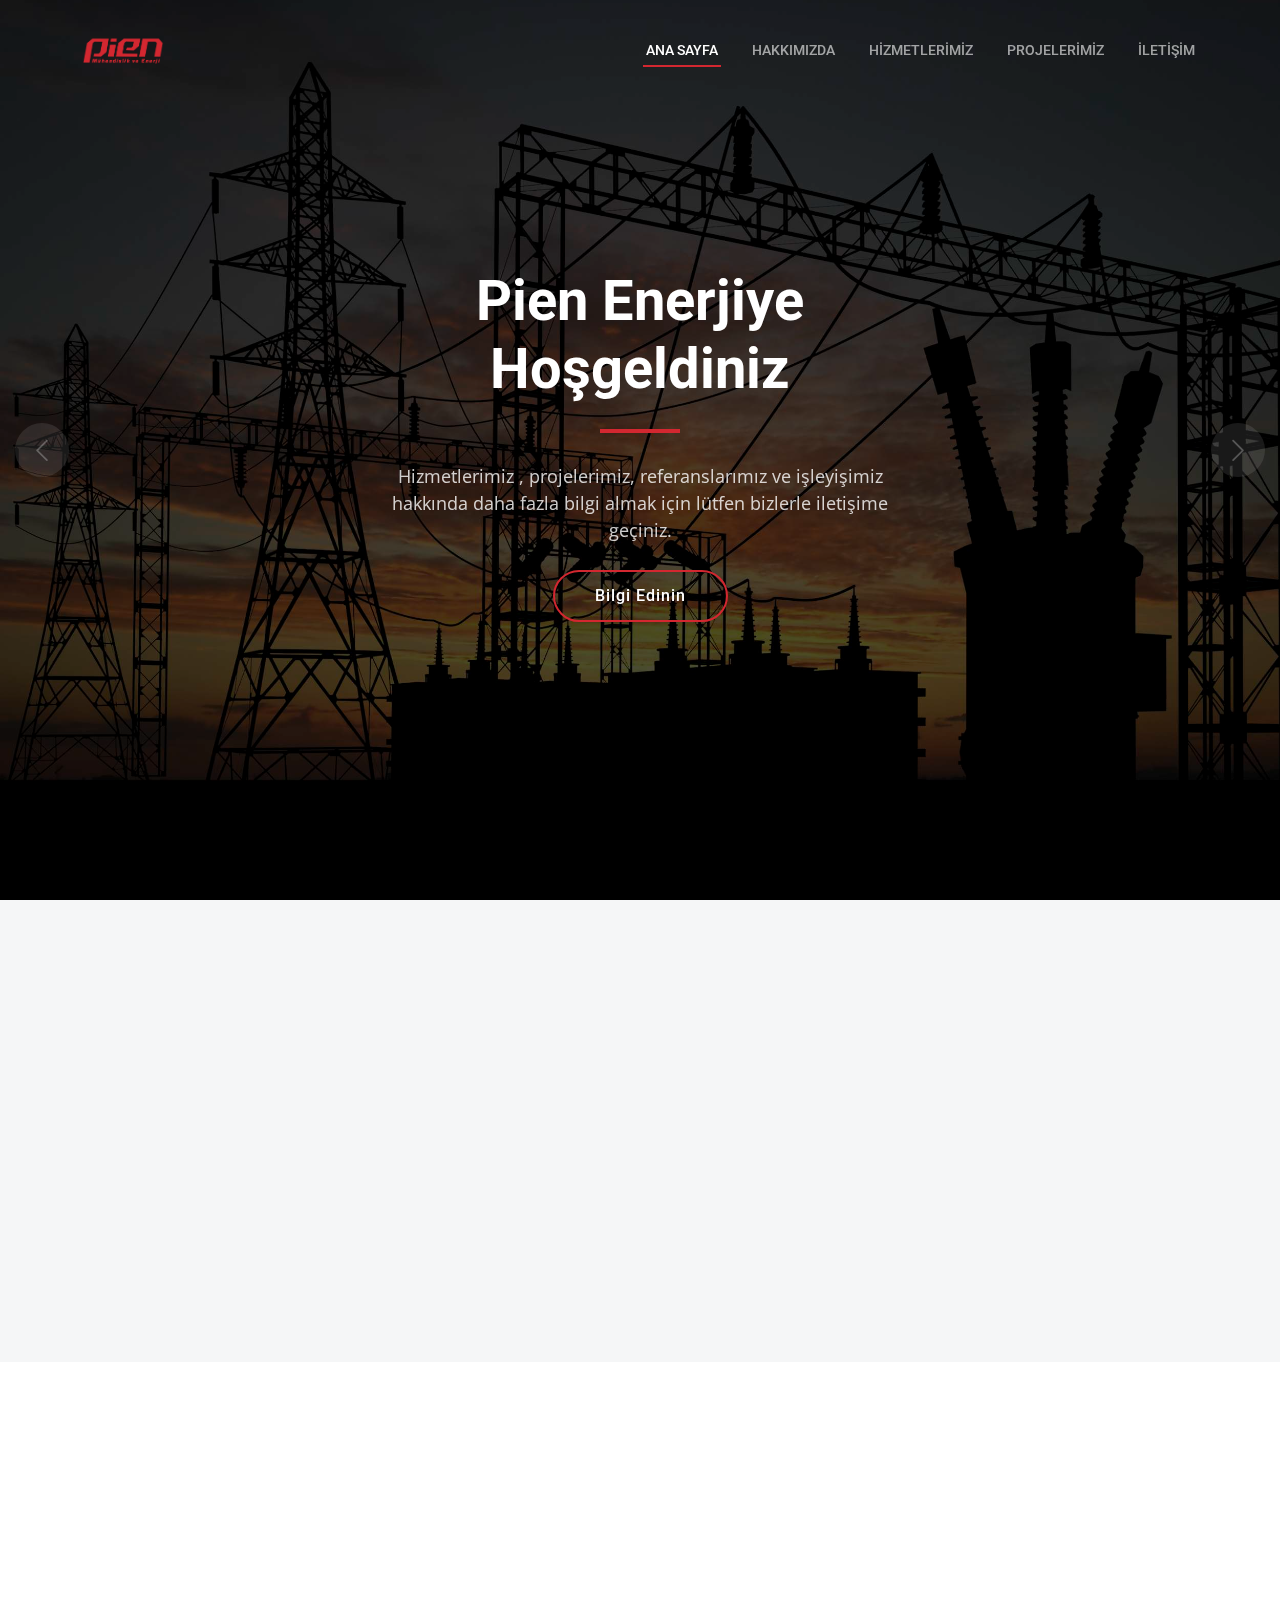
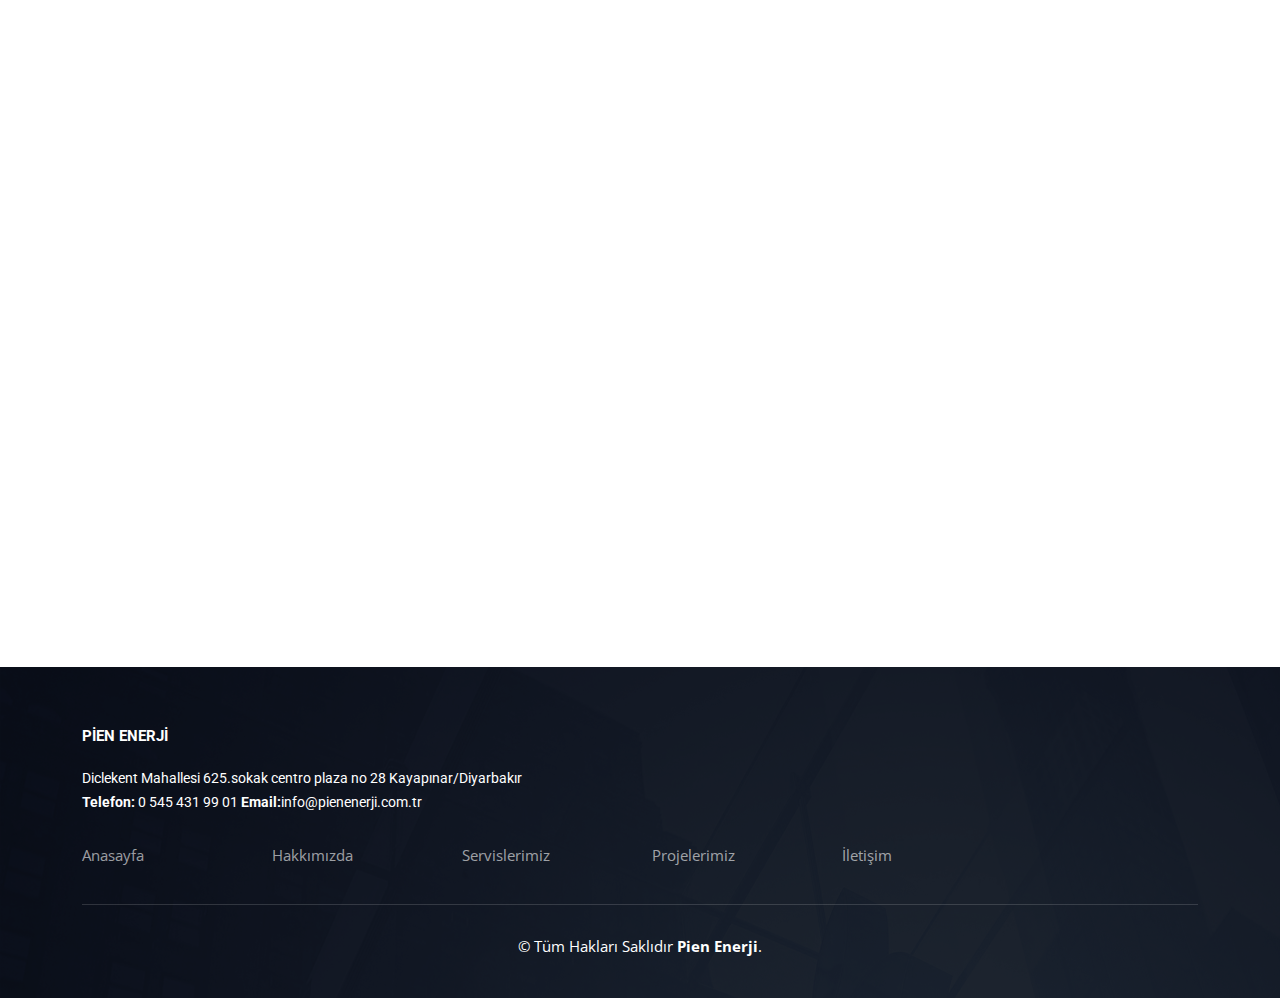
<file: index.html>
<!DOCTYPE html>
<html lang="tr">

<head>
  <meta charset="utf-8">
  <meta content="width=device-width, initial-scale=1.0" name="viewport">

  <title>Anasayfa</title>
  <meta content="" name="description">
  <meta content="" name="keywords">

  <!-- Favicons -->
  <link href="assets/img/logo.png" rel="icon">

  <!-- Google Fonts -->
  <link rel="preconnect" href="https://fonts.googleapis.com">
  <link rel="preconnect" href="https://fonts.gstatic.com" crossorigin>
  <link href="https://fonts.googleapis.com/css2?family=Open+Sans:ital,wght@0,300;0,400;0,500;0,600;0,700;1,300;1,400;1,600;1,700&family=Roboto:ital,wght@0,300;0,400;0,500;0,600;0,700;1,300;1,400;1,500;1,600;1,700&family=Work+Sans:ital,wght@0,300;0,400;0,500;0,600;0,700;1,300;1,400;1,500;1,600;1,700&display=swap" rel="stylesheet">

  <!-- Vendor CSS Files -->
  <link href="assets/vendor/bootstrap/css/bootstrap.min.css" rel="stylesheet">
  <link href="assets/vendor/bootstrap-icons/bootstrap-icons.css" rel="stylesheet">
  <link href="assets/vendor/fontawesome-free/css/all.min.css" rel="stylesheet">
  <link href="assets/vendor/aos/aos.css" rel="stylesheet">
  <link href="assets/vendor/glightbox/css/glightbox.min.css" rel="stylesheet">
  <link href="assets/vendor/swiper/swiper-bundle.min.css" rel="stylesheet">

  <!-- Template Main CSS File -->
  <link href="assets/css/main.css" rel="stylesheet">

  <!-- =======================================================
  * Template Name: UpConstruction
  * Updated: Sep 18 2023 with Bootstrap v5.3.2
  * Template URL: https://bootstrapmade.com/upconstruction-bootstrap-construction-website-template/
  * Author: BootstrapMade.com
  * License: https://bootstrapmade.com/license/
  ======================================================== -->
</head>

<body>

  <!-- ======= Header ======= -->
  <header id="header" class="header d-flex align-items-center">
    <div class="container-fluid container-xl d-flex align-items-center justify-content-between">

      <a href="index.html" class="logo d-flex align-items-center">
        <!-- Uncomment the line below if you also wish to use an image logo -->
        <img src="assets/img/logo.png" alt=""> 
      </a>

      <i class="mobile-nav-toggle mobile-nav-show bi bi-list"></i>
      <i class="mobile-nav-toggle mobile-nav-hide d-none bi bi-x"></i>
      <nav id="navbar" class="navbar">
        <ul>
          <li><a href="index.html" class="active">Ana Sayfa</a></li>
          <li><a href="about.html">Hakkımızda</a></li>
          <li><a href="services.html">Hizmetlerimiz</a></li>
          <li><a href="projects.html">Projelerimiz</a></li>
          <li><a href="contact.html">İletişim</a></li>
        </ul>
      </nav><!-- .navbar -->

    </div>
  </header><!-- End Header -->

  <!-- ======= Hero Section ======= -->
  <section id="hero" class="hero">

    <div class="info d-flex align-items-center">
      <div class="container">
        <div class="row justify-content-center">
          <div class="col-lg-6 text-center">
            <h2 data-aos="fade-down">Pien Enerjiye <span>Hoşgeldiniz</span></h2>
            <p data-aos="fade-up"> Hizmetlerimiz , projelerimiz, referanslarımız ve işleyişimiz hakkında daha fazla bilgi almak için lütfen bizlerle iletişime geçiniz.</p>
            <a data-aos="fade-up" data-aos-delay="200" href="#get-started" class="btn-get-started">Bilgi Edinin</a>
          </div>
        </div>
      </div>
    </div>

    <div id="hero-carousel" class="carousel slide" data-bs-ride="carousel" data-bs-interval="5000">

      <div class="carousel-item active" style="background-image: url(assets/img/hero-carousel/Oman_grid_station_1.jpg)"></div>
 
      <div class="carousel-item" style="background-image: url(assets/img/3D\ Logo\ Mockup.jpg)"></div>
      <div class="carousel-item" style="background-image: url(assets/img/hero-carousel/Ekran\ görüntüsü\ 2023-11-30\ 110936.png)"></div>
      

      <a class="carousel-control-prev" href="#hero-carousel" role="button" data-bs-slide="prev">
        <span class="carousel-control-prev-icon bi bi-chevron-left" aria-hidden="true"></span>
      </a>

      <a class="carousel-control-next" href="#hero-carousel" role="button" data-bs-slide="next">
        <span class="carousel-control-next-icon bi bi-chevron-right" aria-hidden="true"></span>
      </a>

    </div>

  </section><!-- End Hero Section -->

  <main id="main">

    <!-- ======= Get Started Section ======= -->
    <section id="get-started" class="get-started section-bg">
      <div class="container">

        <div class="row justify-content-between gy-4">

          <div class="col-lg-6 d-flex align-items-center" data-aos="fade-up">
            <div class="content">
              <h3>Geleceğin ışığı, bugünün enerjisi<br>Her anınıza değer katıyoruz</h3>
              Pien, enerji alanındaki yetkinliğini misyonu ölçüsünde danışmanlık,
                proje , 
              <p>uygulama ve kontrollük hizmeti sunarak uzman ve deneyimli kadroların da katılımıyla
                sizlere çözüm ortaklığı sunar.</p>
            </div>
          </div>

      </div>

      </div>
    </section><!-- End Get Started Section -->

    <!-- ======= Constructions Section ======= -->
    <section id="constructions" class="constructions">
      <div class="container" data-aos="fade-up">

        <div class="section-header">
          <h2>Hizmetlerimiz</h2>
         
        </div>

        <div class="row gy-4">

          <div class="col-lg-6" data-aos="fade-up" data-aos-delay="100">
            <div class="card-item">
              <div class="row">
                <div class="col-xl-5">
                  <div class="card-bg" style="background-image: url(assets/img/projects/Ekran\ görüntüsü\ 2023-11-30\ 111732.png);"></div>
                </div>
                <div class="col-xl-7 d-flex align-items-center">
                  <div class="card-body">
                    <h4 class="card-title">Danışmanlık</h4>
                    <p>Fuga in dolorum et iste et culpa. Commodi possimus nesciunt modi voluptatem placeat deleniti adipisci. Cum delectus doloribus non veritatis. Officia temporibus illo magnam. Dolor eos et.</p>
                  </div>
                </div>
              </div>
            </div>
          </div><!-- End Card Item -->

          <div class="col-lg-6" data-aos="fade-up" data-aos-delay="200">
            <div class="card-item">
              <div class="row">
                <div class="col-xl-5">
                  <div class="card-bg" style="background-image: url(assets/img/projects/el-1.jpg);"></div>
                </div>
                <div class="col-xl-7 d-flex align-items-center">
                  <div class="card-body">
                    <h4 class="card-title">Kontrollük Hizmetleri</h4>
                    <p>Sunt deserunt maiores voluptatem autem est rerum perferendis rerum blanditiis. Est laboriosam qui iste numquam laboriosam voluptatem architecto. Est laudantium sunt at quas aut hic. Eum dignissimos.</p>
                  </div>
                </div>
              </div>
            </div>
          </div><!-- End Card Item -->

          <div class="col-lg-6" data-aos="fade-up" data-aos-delay="300">
            <div class="card-item">
              <div class="row">
                <div class="col-xl-5">
                  <div class="card-bg" style="background-image: url(assets/img/projects/overlay2.jpg);"></div>
                </div>
                <div class="col-xl-7 d-flex align-items-center">
                  <div class="card-body">
                    <h4 class="card-title">Proje Çizim ve Uygulaması</h4>
                    <p>Dicta porro nobis. Velit cum in. Nesciunt dignissimos enim molestiae facilis numquam quae quaerat ipsam omnis. Neque debitis ipsum at architecto officia laboriosam odit. Ut sunt temporibus nulla culpa.</p>
                  </div>
                </div>
              </div>
            </div>
          </div><!-- End Card Item -->

         
          </div><!-- End Card Item -->

        </div>

      </div>
    </section>

    <!-- ======= Footer ======= -->
    <footer id="footer" class="footer">

      <div class="footer-content position-relative">
        <div class="container">
          <div class="row">
  
            <div class="col-lg-12col-md-3">
              <div class="footer-info">
                <h3>Pien Enerji</h3>
                <p>
                  Diclekent Mahallesi 625.sokak centro 
                  plaza no 28 Kayapınar/Diyarbakır<br>
                  <strong>Telefon:</strong> 0 545 431 99 01
                  <strong>Email:</strong>info@pienenerji.com.tr<br>
                </p>
                <!-- <div class="social-links d-flex mt-3">
                  <a href="#" class="d-flex align-items-center justify-content-center"><i class="bi bi-twitter"></i></a>
                  <a href="#" class="d-flex align-items-center justify-content-center"><i class="bi bi-linkedin"></i></a>
                </div> -->
              </div>
            </div><!-- End footer info column-->
  
            <div class="col-lg-2 col-md-3 footer-links">
              
              <ul>
                <li><a href="index.html">Anasayfa</a></li>
             </ul>
            </div><!-- End footer links column-->
  
            <div class="col-lg-2 col-md-3 footer-links">
              <ul>
              <li><a href="about.html">Hakkımızda</a></li>
            </ul>
            </div><!-- End footer links column-->
  
            <div class="col-lg-2 col-md-3 footer-links">
              <ul>
              <li><a href="services.html">Servislerimiz</a></li>
            </ul>
            </div><!-- End footer links column-->
  
            <div class="col-lg-2 col-md-3 footer-links">
             
              <ul>
                
                <li><a href="projects.html">Projelerimiz</a></li>
              </ul>
            </div><!-- End footer links column-->
            <div class="col-lg-2 col-md-3 footer-links">
             
              <ul>
             <li><a href="contact.html">İletişim</a></li>
              </ul>
            </div><!-- End footer links column-->
          </div>
        </div>
      </div>
  
      <div class="footer-legal text-center position-relative">
        <div class="container">
          <div class="copyright">
            &copy; Tüm Hakları Saklıdır <strong><span>Pien Enerji</span></strong>. 
          </div>
         
        </div>
      </div>
  
    </footer>
    <!-- End Footer -->
  
  
    <div id="preloader"></div>
  
    <!-- Vendor JS Files -->
    <script src="assets/vendor/bootstrap/js/bootstrap.bundle.min.js"></script>
    <script src="assets/vendor/aos/aos.js"></script>
    <script src="assets/vendor/glightbox/js/glightbox.min.js"></script>
    <script src="assets/vendor/isotope-layout/isotope.pkgd.min.js"></script>
    <script src="assets/vendor/swiper/swiper-bundle.min.js"></script>
    <script src="assets/vendor/purecounter/purecounter_vanilla.js"></script>
  
  
    <!-- Template Main JS File -->
    <script src="assets/js/main.js"></script>

</body>

</html>
</file>
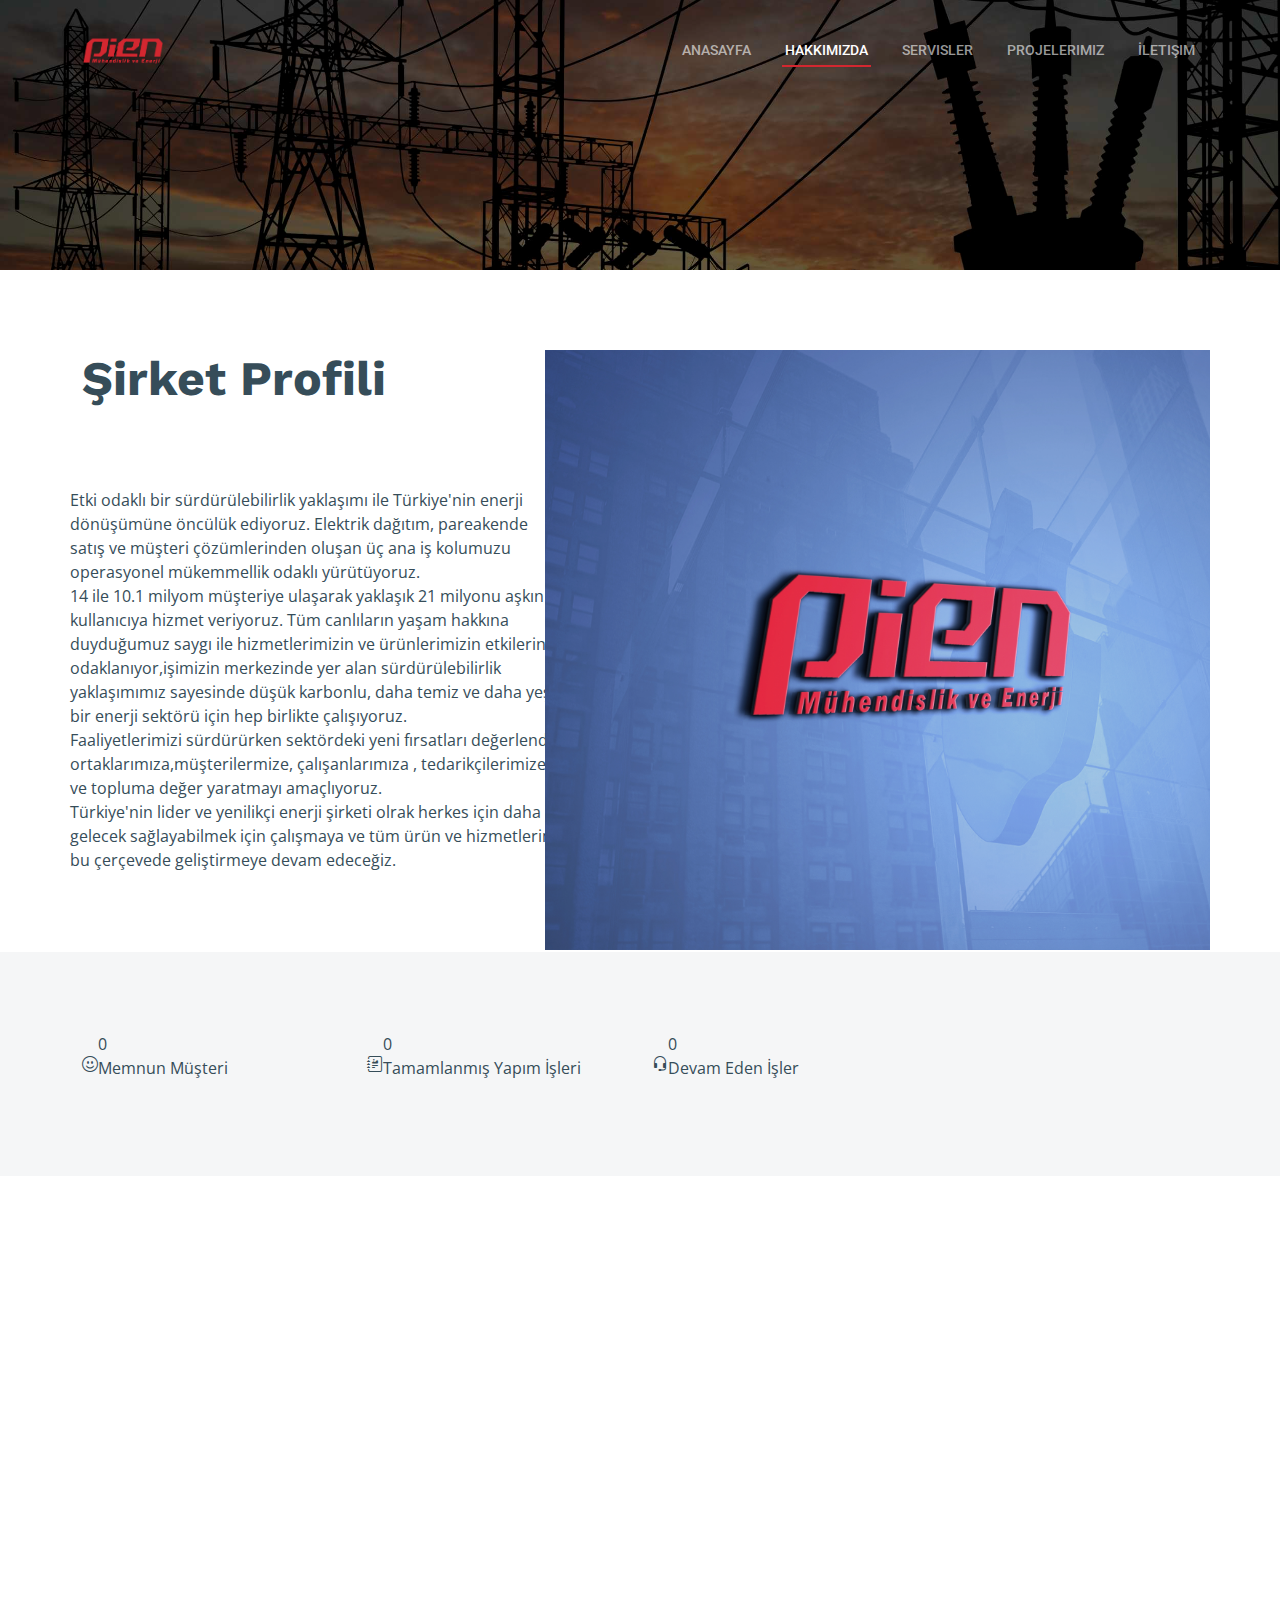
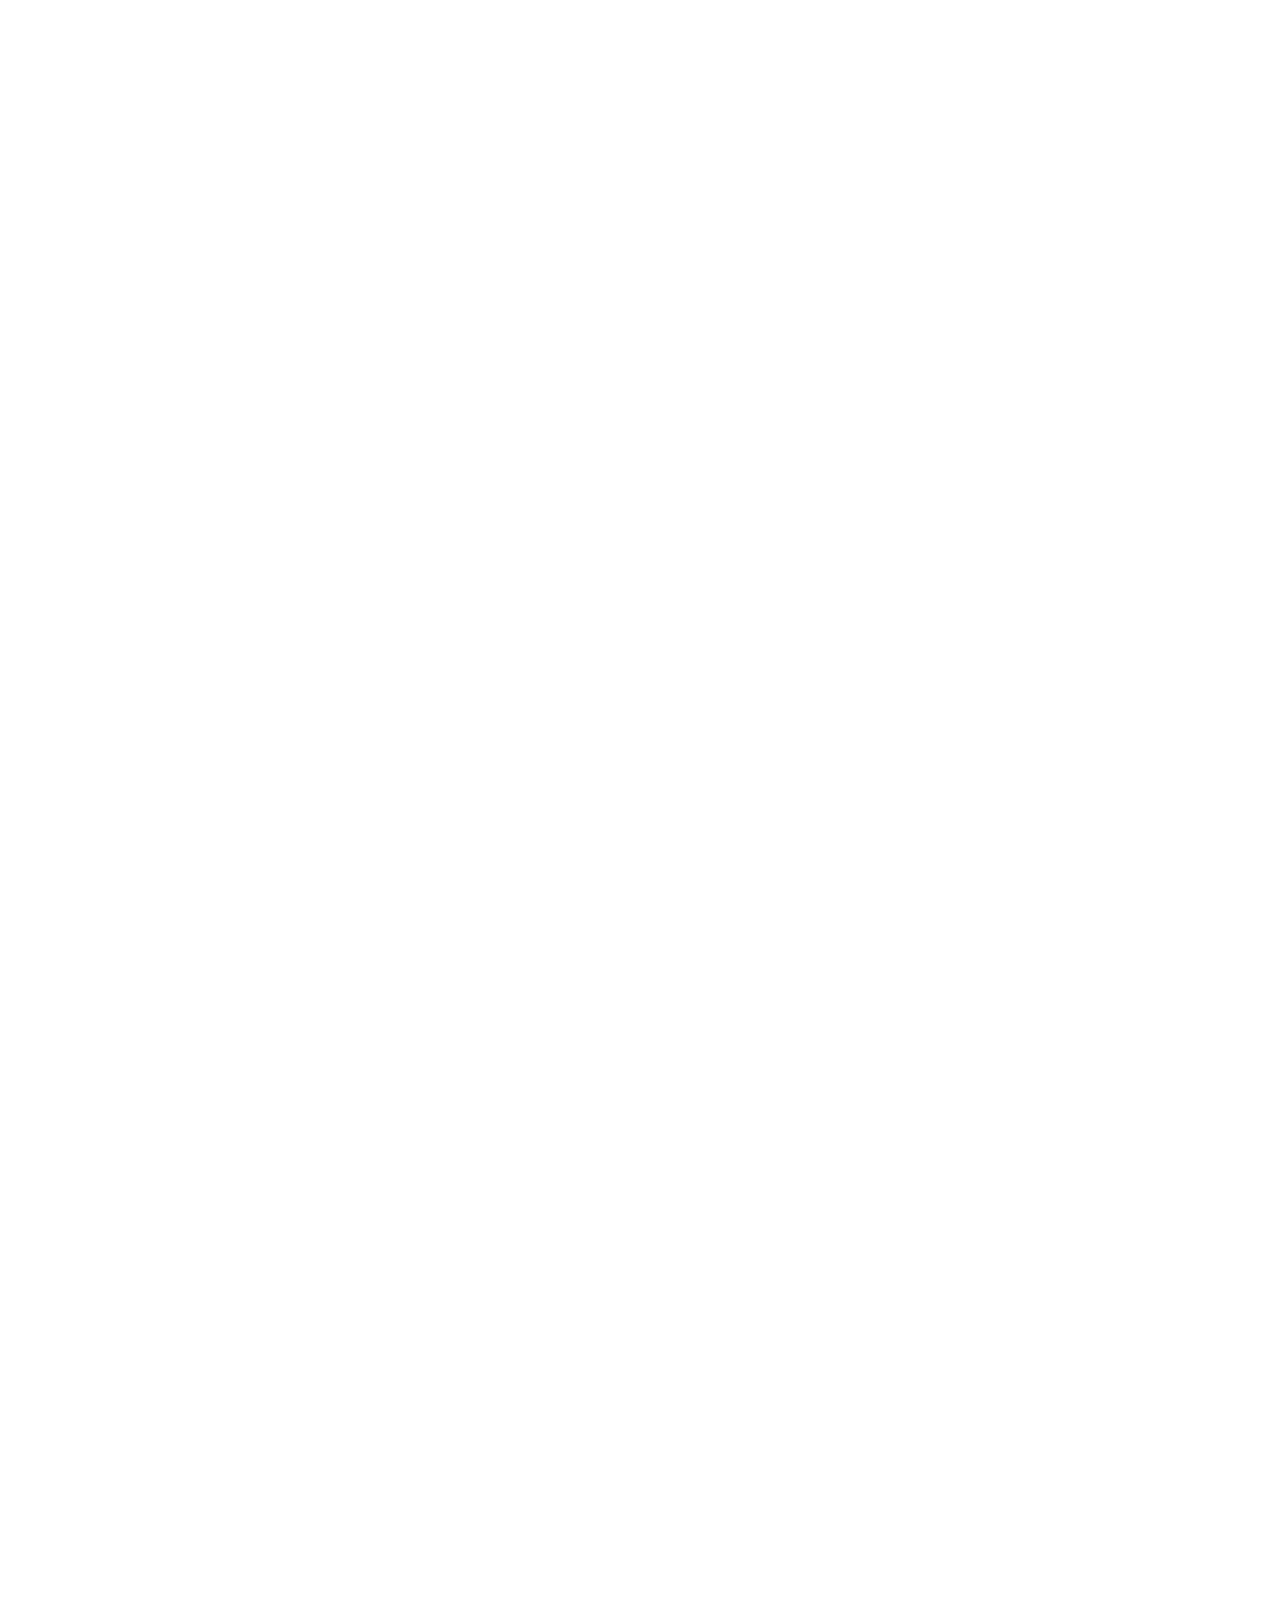
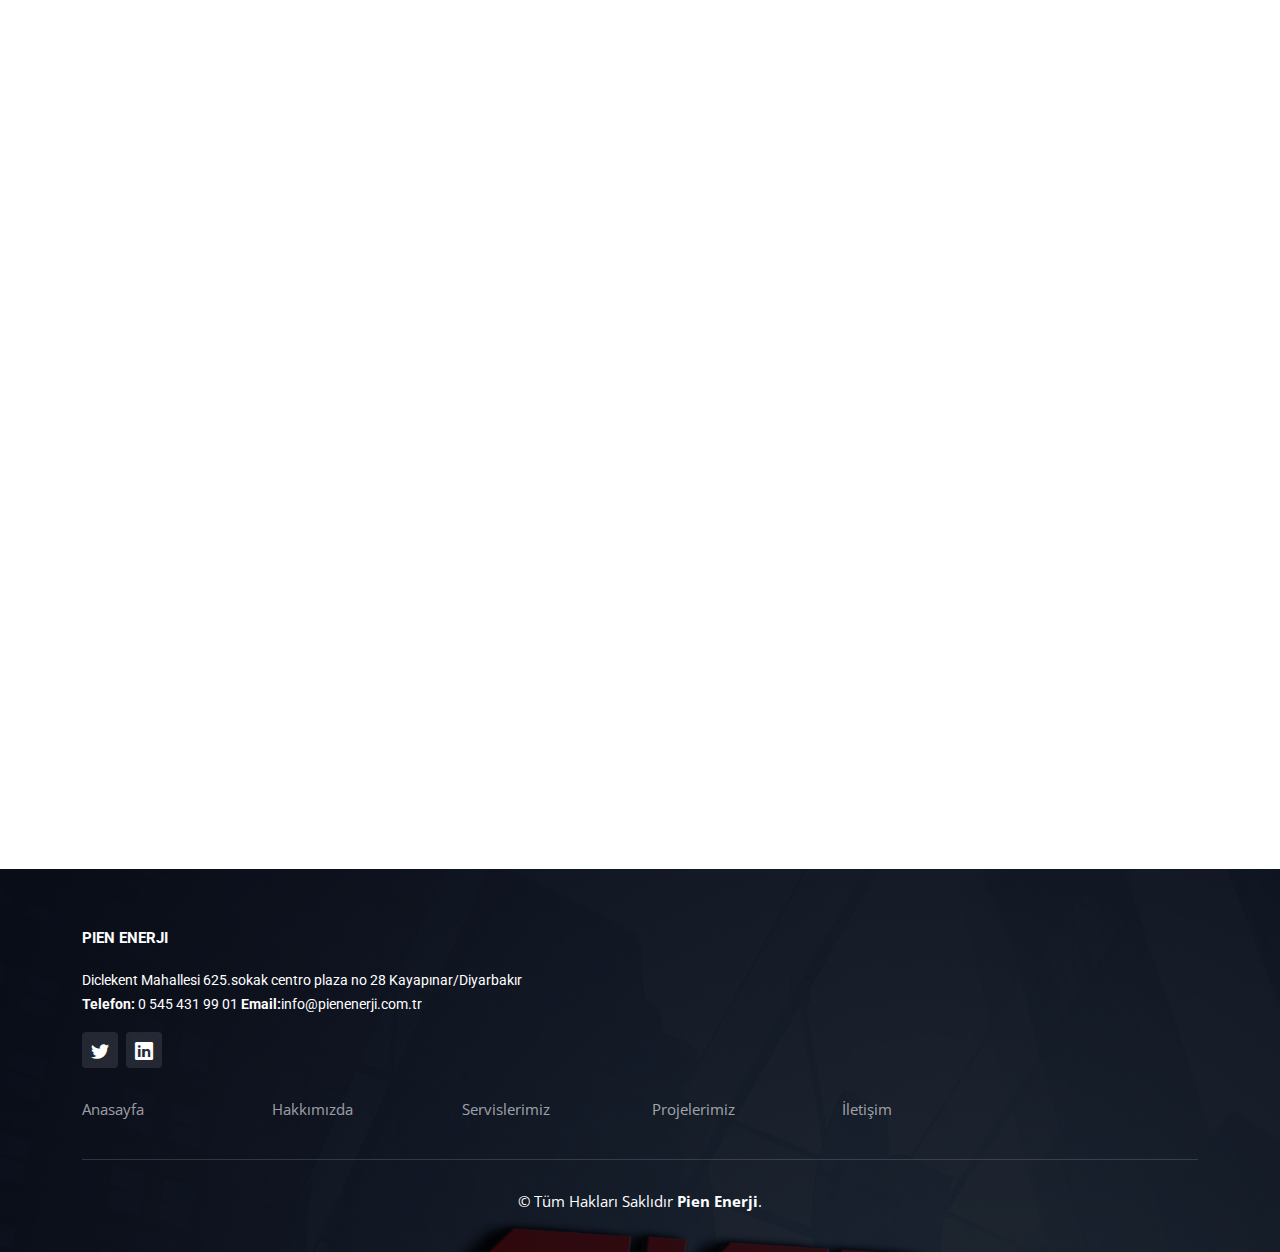
<file: about.html>
<!DOCTYPE html>
<html lang="en">

<head>
  <meta charset="utf-8">
  <meta content="width=device-width, initial-scale=1.0" name="viewport">

  <title> Hakkımızda</title>
  <meta content="" name="description">
  <meta content="" name="keywords">

  <!-- Favicons -->
  <link href="assets/img/logo.png" rel="icon">

  <!-- Google Fonts -->
  <link rel="preconnect" href="https://fonts.googleapis.com">
  <link rel="preconnect" href="https://fonts.gstatic.com" crossorigin>
  <link href="https://fonts.googleapis.com/css2?family=Open+Sans:ital,wght@0,300;0,400;0,500;0,600;0,700;1,300;1,400;1,600;1,700&family=Roboto:ital,wght@0,300;0,400;0,500;0,600;0,700;1,300;1,400;1,500;1,600;1,700&family=Work+Sans:ital,wght@0,300;0,400;0,500;0,600;0,700;1,300;1,400;1,500;1,600;1,700&display=swap" rel="stylesheet">

  <!-- Vendor CSS Files -->
  <link href="assets/vendor/bootstrap/css/bootstrap.min.css" rel="stylesheet">
  <link href="assets/vendor/bootstrap-icons/bootstrap-icons.css" rel="stylesheet">
  <link href="assets/vendor/fontawesome-free/css/all.min.css" rel="stylesheet">
  <link href="assets/vendor/aos/aos.css" rel="stylesheet">
  <link href="assets/vendor/glightbox/css/glightbox.min.css" rel="stylesheet">
  <link href="assets/vendor/swiper/swiper-bundle.min.css" rel="stylesheet">

  <!-- Template Main CSS File -->
  <link href="assets/css/main.css" rel="stylesheet">

</head>

<body>

  <!-- ======= Header ======= -->
  <header id="header" class="header d-flex align-items-center">
    <div class="container-fluid container-xl d-flex align-items-center justify-content-between">

      <a href="index.html" class="logo d-flex align-items-center">
        <!-- Uncomment the line below if you also wish to use an image logo -->
        <img src="assets/img/logo.png" alt=""> 
       
      </a>

      <i class="mobile-nav-toggle mobile-nav-show bi bi-list"></i>
      <i class="mobile-nav-toggle mobile-nav-hide d-none bi bi-x"></i>
      <nav id="navbar" class="navbar">
        <ul>
          <li><a href="index.html">Anasayfa</a></li>
          <li><a href="about.html" class="active">Hakkımızda</a></li>
          <li><a href="services.html">Servisler</a></li>
          <li><a href="projects.html">Projelerimiz</a></li>
          
          <li><a href="contact.html">İletişim</a></li>
        </ul>
      </nav><!-- .navbar -->

    </div>
  </header><!-- End Header -->

  <main id="main">

    <!-- ======= Breadcrumbs ======= -->
    <div class="breadcrumbs d-flex align-items-center" style="background-image: url('assets/img/hero-carousel/Oman_grid_station_1.jpg');">
      <div class="container position-relative d-flex flex-column align-items-center" data-aos="fade">
  </div>
    </div><!-- End Breadcrumbs -->

    <!-- ======= About Section ======= -->
    <section id="about" class="about">
      <div class="container" data-aos="fade-up">

        <div class="row position-relative">

          <div class="col-lg-7 about-img" style="background-image: url(assets/img/3D\ Logo\ Mockup.jpg)"></div>
          <h2>Şirket Profili    </h2>
           Etki odaklı bir sürdürülebilirlik yaklaşımı ile Türkiye'nin enerji<br> dönüşümüne öncülük ediyoruz. Elektrik dağıtım, pareakende <br>satış ve müşteri çözümlerinden oluşan üç ana iş kolumuzu<br> operasyonel mükemmellik odaklı yürütüyoruz.<br>
            
            14 ile 10.1 milyom müşteriye ulaşarak yaklaşık 21 milyonu aşkın<br> kullanıcıya hizmet veriyoruz. Tüm canlıların yaşam hakkına<br> duyduğumuz saygı ile hizmetlerimizin ve ürünlerimizin etkilerine<br> odaklanıyor,işimizin merkezinde yer alan sürdürülebilirlik <br>yaklaşımımız sayesinde düşük karbonlu, daha temiz ve daha yeşil <br>bir enerji sektörü için hep birlikte çalışıyoruz.<br>
            
            Faaliyetlerimizi sürdürürken sektördeki yeni fırsatları değerlendirerek <br>ortaklarımıza,müşterilermize, çalışanlarımıza , tedarikçilerimize<br> ve topluma değer yaratmayı amaçlıyoruz.<br>
            
            Türkiye'nin lider ve yenilikçi enerji şirketi olrak herkes için daha iyi bir<br> gelecek sağlayabilmek için çalışmaya ve tüm ürün ve hizmetlerimizi <br>bu çerçevede geliştirmeye devam edeceğiz.
    
        </div>
 </div>
    </section>


    <!-- ======= Stats Counter Section ======= -->
    <section id="stats-counter" class="stats-counter section-bg">
      <div class="container">

        <div class="row gy-4">

          <div class="col-lg-3 col-md-6">
            <div class="stats-item d-flex align-items-center w-100 h-100">
              <i class="bi bi-emoji-smile color-blue flex-shrink-0"></i>
              <div>
                <span data-purecounter-start="0" data-purecounter-end="232" data-purecounter-duration="1" class="purecounter"></span>
                <p>Memnun Müşteri</p>
              </div>
            </div>
          </div><!-- End Stats Item -->

          <div class="col-lg-3 col-md-6">
            <div class="stats-item d-flex align-items-center w-100 h-100">
              <i class="bi bi-journal-richtext color-orange flex-shrink-0"></i>
              <div>
                <span data-purecounter-start="0" data-purecounter-end="521" data-purecounter-duration="1" class="purecounter"></span>
                <p>Tamamlanmış Yapım İşleri</p>
              </div>
            </div>
          </div><!-- End Stats Item -->

          <div class="col-lg-3 col-md-6">
            <div class="stats-item d-flex align-items-center w-100 h-100">
              <i class="bi bi-headset color-green flex-shrink-0"></i>
              <div>
                <span data-purecounter-start="0" data-purecounter-end="1463" data-purecounter-duration="1" class="purecounter"></span>
                <p>Devam Eden İşler</p>
              </div>
            </div>
          </div><!-- End Stats Item -->

          
            </div>
          </div><!-- End Stats Item -->

        </div>

      </div>
    </section><!-- End Stats Counter Section -->

    <!-- ======= Alt Services Section ======= -->
    <section id="alt-services" class="alt-services">
      <div class="container" data-aos="fade-up">

        <div class="row justify-content-around gy-4">
          <div class="col-lg-6 img-bg" style="background-image: url(assets/img/projects/worker.jpg);" data-aos="zoom-in" data-aos-delay="100"></div>

          <div class="col-lg-5 d-flex flex-column justify-content-center">
            <h3>Çalışma Prensipleri/Etik Bildirim</h3>
            <p>
              Pien Enerji'de saygınlığın, güvenilirliğin ve her adımda sorumlu davranmanın gerekliliklerini yerine getirdiğimiz bir kültüre sahibiz. Paylaşmaktan gurur duyduğumuz ortak değerlerimiz ve bu değerlerin bizlere sunduğu ortak kazanımların ışığında faaliyet gösterdiğimiz alanlarda fark yaratıyoruz.
              
              Pien Enerji'nin bu kültürüne uygun davranmak;
              müşterilerimiz,çalışanlarımız,hissedarlarımız ve toplum nezdinde,güçlü Pien Enerji itibarını korumak hepimizin ortak sorumluluğu. Pien Enerji İş Etiği Kuralları bu kültürü sürdürülebilir kılmanın bir pusulası.
              
              Pien Enerji olarak hepimizi ortak paydada buluşturan köklü kültürümüzün üzerine inşa edilen bu kuralların tüm faaliyetlerimizde gözetilip uygulanacağını taahhüt ediyoruz.</p>

      </div>
      <section id="alt-services" class="alt-services">
        <div class="container" data-aos="fade-up">
  
          <div class="row justify-content-around gy-4">
            <div class="col-lg-6 img-bg" style="background-image: url(assets/img/projects/constructions-1.jpg);"data-aos-delay="100"></div>
  
            <div class="col-lg-5 d-flex flex-column justify-content-center">
              <h3> Kalite Politikası</h3>
              
               
Ana faaliyet alanlarımızda operasyonel mükemmelliğe ulaşmak için;
<ul>
<li>Yüksek kaliteli ürün ve hizmetlerle müşterilerimizin memnuniyetini arttırmayı,</li>
  <li>Müşteri deneyimine odaklanarak süreç, ürün ve hizmetlerimizi sürekli iyileştirmeyi,</li>
    <li>Sektöreki gelişmeleri takip etmeyi yasal mevzuatuatları ve uygulanabilir diğer şartları göz önünde bulundrarak yerine getirmeyi ve sektöre yön vermeyi,</li>
      <li>Eğitim gelişim ve etkili iletişim uygulamalarıyla mükemmelliği, katılımcılığı, paylaşımcılığı ve yaratıcılığı teşvik ederek kalite kültürünü güçlendirmeyi,</li>
        <li>İş ortaklarımız,hissedarlarımız ve toplum ile güvene dayalı sürdürülebilir ilişkiler kurmayı,</li>
hedefleriz.
</ul>
        </div>
    </section><!-- End Alt Services Section -->

    <section id="alt-services" class="alt-services">
      <div class="container" data-aos="fade-up">

        <div class="row justify-content-around gy-4">
          <div class="col-lg-6 img-bg" style="background-image: url(assets/img/projects/hero-carousel-1.jpg);"  data-aos-delay="500"></div>

          <div class="col-lg-5 d-flex flex-column justify-content-center">
            <h3> İş Sağlığı Güvenliği Politikası</h3>
            
             
            İş Sağlığı ve Güvenliği konularında gösteriği hassasiyetle sektörün ve dünyanın öncü enerji şiretlerinden olmayı hedefleyen Pien Enerji olarak; dağıtım ve satış faaliyetlerimizde;
<ul>
<li>İş Sağlığı ve Güvenliğini işimizin doğal bir parçası olarak benimseriz.</li>
<li>İş Sağlığı ve Güveniği kültürümüzü geliştirmeyi ve sürdürmeyi hedefleriz.</li>
<li>Faaliyetlerimizi gerçekleştirirken önleyici yaklaşım ilkelerini benimseriz.</li>
 <li>İş Sağlığı ve Güvenliğiile ilgili yasal ve diğer yükümlülüklerimizi yerine getiririz</li>
<li>İş kazaları ve meslek hastalıklarının önlenilebilir olduğuna inanarak; çalışanların sağlık bütünlüğünü bozabilecek tüm riskleri önceden tespit eder ve gerekli tedbirleri alırız.</li>
<li>Sektördeki ve dünyadaki iyi uygulamaları da dikkate alarak, İş Sağlığı Ve Güvenliği ile ilgili ölçülebilir hedefler oluşturur, gerçekleşmesini düzenli olarak gözden geçirir ve bu alandadaki performansımız ile yönetim sistemlerimizi sürekli iyileştiririz.</li>
<li>Yönetimin desteği ile İş Sağlığı ve Güvenliği uygulamalarının iyileştirilmesi çalışmalarına, organizasyonumuzun her kademesinden çalışanlarımızın ve paydaşlarmızın işbirliği ile katılımını sağlarız.
  </li>
</ul>
İş Sağlığı ve Güvenliğinden taviz vermeyiz.
      </div>
  </section><!-- End Alt Services Section -->

    <!-- ======= Our Team Section ======= -->
    <section id="team" class="team">
      <div class="container" data-aos="fade-up">

        <div class="section-header">
          <h2>Referanslarımız</h2>
          </div>

        <div class="row gy-5">
          <div class="col-lg-4 col-md-6 member" data-aos="fade-up" data-aos-delay="100">
            <div class="member-img">
              <img src="assets/img/team/dicle.jpg" class="img-fluid" alt="">
              </div>
            <div class="member-info text-center">
              <h4>Dicle EDAŞ</h4>
            </div>
          </div>
           
          <div class="col-lg-4 col-md-6 member" data-aos="fade-up" data-aos-delay="200">
            <div class="member-img">
              <img src="assets/img/team/oedas-osmangazi-elektrik-dagitim.jpg" class="img-fluid" alt="">
              </div>
            <div class="member-info text-center">
              <h4>Osmangazi EDAŞ</h4>
            </div>
          </div>

           <div class="col-lg-4 col-md-6 member" data-aos="fade-up" data-aos-delay="300">
            <div class="member-img">
              <img src="assets/img/team/arzu.jpg" class="img-fluid" alt="">
              </div>
            <div class="member-info text-center">
              <h4>Arzu Enerji</h4>
            </div>
          </div>
          <div class="col-lg-4 col-md-6 member" data-aos="fade-up" data-aos-delay="400">
            <div class="member-img">
              <img src="assets/img/team/energysa.jpg"  class="img-fluid" alt="">
              </div>
            <div class="member-info text-center">
              <h4>Enerjisa</h4>
            </div>
          </div>
         
          <div class="col-lg-4 col-md-6 member" data-aos="fade-up" data-aos-delay="500">
            <div class="member-img">
              <img src="assets/img/team/indir.jpg"  class="img-fluid" alt="">
              </div>
            <div class="member-info text-center">
              <h4>Nasa Enerji</h4>
            </div>
          </div>
          <div class="col-lg-4 col-md-6 member" data-aos="fade-up" data-aos-delay="600">
            <div class="member-img">
              <img src="assets/img/team/demir.jpg"  class="img-fluid" alt="">
              </div>
            <div class="member-info text-center">
              <h4>Demiryürek Enerji</h4>
            </div>
          </div>
          <div class="col-lg-4 col-md-6 member" data-aos="fade-up" data-aos-delay="700">
            
            <div class="member-info text-center">
              <h3>Ar-ha<br> Enerji</h3>
            </div>
          </div>
          <div class="col-lg-4 col-md-6 member" data-aos="fade-up" data-aos-delay="800">
            
            <div class="member-info text-center">
              <h3>Veha<br> Enerji</h3>
            </div>
          </div>
          
          </div><!-- End Team Member -->

          
           

         

         
         

        </div>

      </div>
    </section><!-- End Our Team Section -->

   
  </main><!-- End #main -->

  <!-- ======= Footer ======= -->
  <footer id="footer" class="footer">

    <div class="footer-content position-relative">
      <div class="container">
        <div class="row">

          <div class="col-lg-12col-md-3">
            <div class="footer-info">
              <h3>Pien Enerji</h3>
              <p>
                Diclekent Mahallesi 625.sokak centro 
                plaza no 28 Kayapınar/Diyarbakır<br>
                <strong>Telefon:</strong> 0 545 431 99 01
                <strong>Email:</strong>info@pienenerji.com.tr<br>
              </p>
              <div class="social-links d-flex mt-3">
                <a href="#" class="d-flex align-items-center justify-content-center"><i class="bi bi-twitter"></i></a>
                <a href="#" class="d-flex align-items-center justify-content-center"><i class="bi bi-linkedin"></i></a>
              </div>
            </div>
          </div><!-- End footer info column-->

          <div class="col-lg-2 col-md-3 footer-links">
            
            <ul>
              <li><a href="index.html">Anasayfa</a></li>
           </ul>
          </div><!-- End footer links column-->

          <div class="col-lg-2 col-md-3 footer-links">
            <ul>
            <li><a href="about.html">Hakkımızda</a></li>
          </ul>
          </div><!-- End footer links column-->

          <div class="col-lg-2 col-md-3 footer-links">
            <ul>
            <li><a href="services.html">Servislerimiz</a></li>
          </ul>
          </div><!-- End footer links column-->

          <div class="col-lg-2 col-md-3 footer-links">
           
            <ul>
              
              <li><a href="projects.html">Projelerimiz</a></li>
            </ul>
          </div><!-- End footer links column-->
          <div class="col-lg-2 col-md-3 footer-links">
           
            <ul>
           <li><a href="contact.html">İletişim</a></li>
            </ul>
          </div><!-- End footer links column-->
        </div>
      </div>
    </div>

    <div class="footer-legal text-center position-relative">
      <div class="container">
        <div class="copyright">
          &copy; Tüm Hakları Saklıdır <strong><span>Pien Enerji</span></strong>. 
        </div>
       
      </div>
    </div>

  </footer>
  <!-- End Footer -->


  <div id="preloader"></div>

  <!-- Vendor JS Files -->
  <script src="assets/vendor/bootstrap/js/bootstrap.bundle.min.js"></script>
  <script src="assets/vendor/aos/aos.js"></script>
  <script src="assets/vendor/glightbox/js/glightbox.min.js"></script>
  <script src="assets/vendor/isotope-layout/isotope.pkgd.min.js"></script>
  <script src="assets/vendor/swiper/swiper-bundle.min.js"></script>
  <script src="assets/vendor/purecounter/purecounter_vanilla.js"></script>


  <!-- Template Main JS File -->
  <script src="assets/js/main.js"></script>

</body>

</html>
</file>
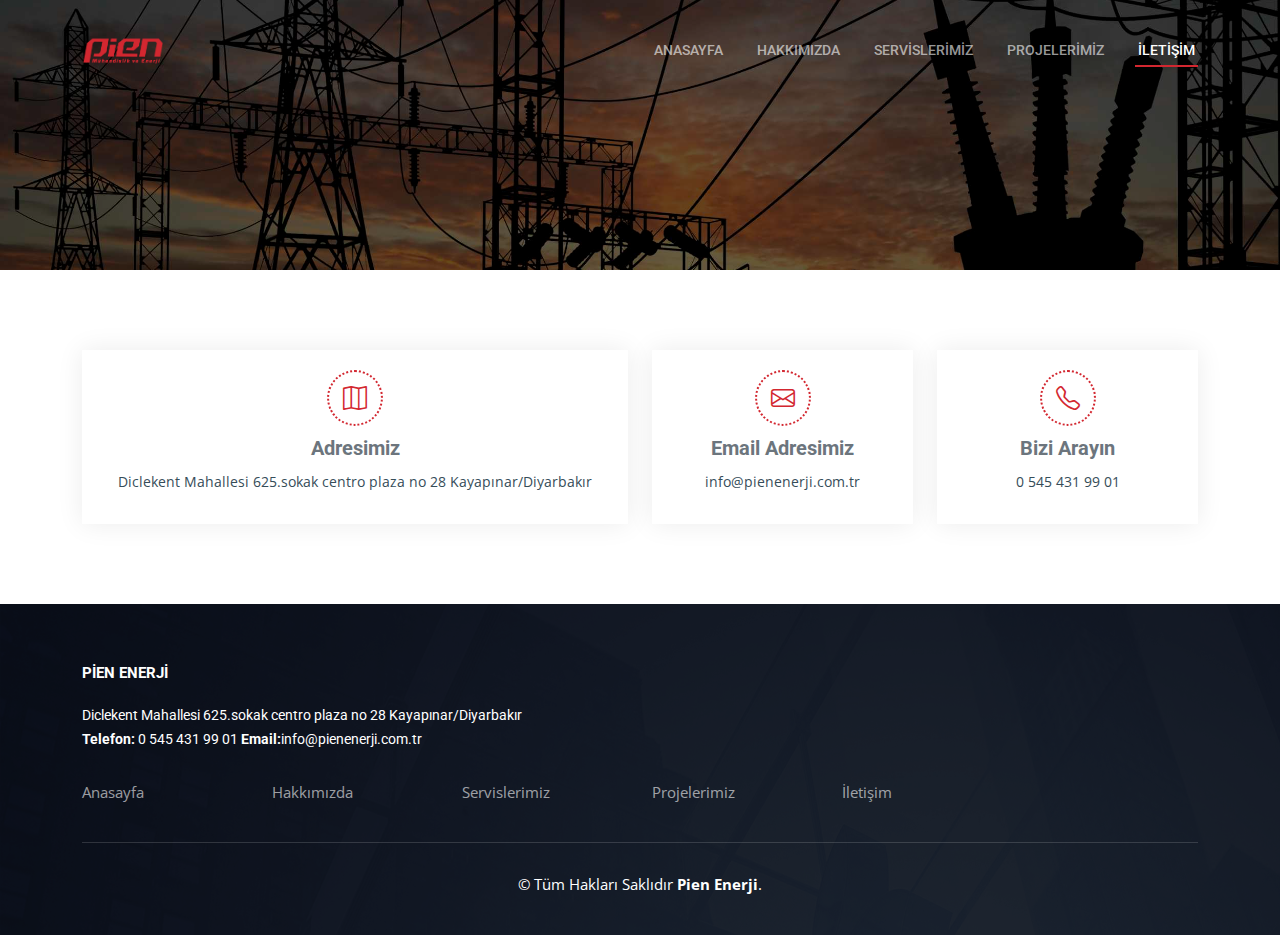
<file: contact.html>
<!DOCTYPE html>
<html lang="tr">

<head>
  <meta charset="utf-8">
  <meta content="width=device-width, initial-scale=1.0" name="viewport">

  <title>İletişim</title>
  <meta content="" name="description">
  <meta content="" name="keywords">

  <!-- Favicons -->
  <link href="assets/img/logo.png" rel="icon">
  

  <!-- Google Fonts -->
  <link rel="preconnect" href="https://fonts.googleapis.com">
  <link rel="preconnect" href="https://fonts.gstatic.com" crossorigin>
  <link href="https://fonts.googleapis.com/css2?family=Open+Sans:ital,wght@0,300;0,400;0,500;0,600;0,700;1,300;1,400;1,600;1,700&family=Roboto:ital,wght@0,300;0,400;0,500;0,600;0,700;1,300;1,400;1,500;1,600;1,700&family=Work+Sans:ital,wght@0,300;0,400;0,500;0,600;0,700;1,300;1,400;1,500;1,600;1,700&display=swap" rel="stylesheet">

  <!-- Vendor CSS Files -->
  <link href="assets/vendor/bootstrap/css/bootstrap.min.css" rel="stylesheet">
  <link href="assets/vendor/bootstrap-icons/bootstrap-icons.css" rel="stylesheet">
  <link href="assets/vendor/fontawesome-free/css/all.min.css" rel="stylesheet">
  <link href="assets/vendor/aos/aos.css" rel="stylesheet">
  <link href="assets/vendor/glightbox/css/glightbox.min.css" rel="stylesheet">
  <link href="assets/vendor/swiper/swiper-bundle.min.css" rel="stylesheet">

  <!-- Template Main CSS File -->
  <link href="assets/css/main.css" rel="stylesheet">


</head>

<body>

  <!-- ======= Header ======= -->
  <header id="header" class="header d-flex align-items-center">
    <div class="container-fluid container-xl d-flex align-items-center justify-content-between">

      <a href="index.html" class="logo d-flex align-items-center">
  
        <img src="assets/img/logo.png" alt=""> 
      </a>

      <i class="mobile-nav-toggle mobile-nav-show bi bi-list"></i>
      <i class="mobile-nav-toggle mobile-nav-hide d-none bi bi-x"></i>
      <nav id="navbar" class="navbar">
        <ul>
          <li><a href="index.html">Anasayfa</a></li>
          <li><a href="about.html">Hakkımızda</a></li>
          <li><a href="services.html">Servislerimiz</a></li>
          <li><a href="projects.html">Projelerimiz</a></li>
          
          <li><a href="contact.html" class="active">İletişim</a></li>
        </ul>
      </nav><!-- .navbar -->

    </div>
  </header><!-- End Header -->

  <main id="main">

    <!-- ======= Breadcrumbs ======= -->
    <div class="breadcrumbs d-flex align-items-center" style="background-image: url('assets/img/hero-carousel/Oman_grid_station_1.jpg');">
      <div class="container position-relative d-flex flex-column align-items-center" data-aos="fade">
   </div>
    </div><!-- End Breadcrumbs -->

    <!-- ======= Contact Section ======= -->
    <section id="contact" class="contact">
      <div class="container" data-aos="fade-up" data-aos-delay="100">

        <div class="row gy-4">
          <div class="col-lg-6">
            <div class="info-item  d-flex flex-column justify-content-center align-items-center">
              <i class="bi bi-map"></i>
              <h3>Adresimiz</h3>
              <p>Diclekent Mahallesi 625.sokak centro plaza no 28 Kayapınar/Diyarbakır</p>
            </div>
          </div><!-- End Info Item -->

          <div class="col-lg-3 col-md-6">
            <div class="info-item d-flex flex-column justify-content-center align-items-center">
              <i class="bi bi-envelope"></i>
              <h3>Email Adresimiz</h3>
              <p>info@pienenerji.com.tr</p>
            </div>
          </div><!-- End Info Item -->

          <div class="col-lg-3 col-md-6">
            <div class="info-item  d-flex flex-column justify-content-center align-items-center">
              <i class="bi bi-telephone"></i>
              <h3>Bizi Arayın</h3>
              <p>0 545 431 99 01</p>
            </div>
          </div><!-- End Info Item -->

        </div>

       

        </div>

      </div>
    </section><!-- End Contact Section -->

  </main><!-- End #main -->
  <!-- ======= Footer ======= -->
  <footer id="footer" class="footer">

    <div class="footer-content position-relative">
      <div class="container">
        <div class="row">

          <div class="col-lg-12col-md-3">
            <div class="footer-info">
              <h3>Pien Enerji</h3>
              <p>
                Diclekent Mahallesi 625.sokak centro 
                plaza no 28 Kayapınar/Diyarbakır<br>
                <strong>Telefon:</strong> 0 545 431 99 01
                <strong>Email:</strong>info@pienenerji.com.tr<br>
              </p>
              <!-- <div class="social-links d-flex mt-3">
                <a href="#" class="d-flex align-items-center justify-content-center"><i class="bi bi-twitter"></i></a>
                <a href="#" class="d-flex align-items-center justify-content-center"><i class="bi bi-linkedin"></i></a>
              </div> -->
            </div>
          </div><!-- End footer info column-->

          <div class="col-lg-2 col-md-3 footer-links">
            
            <ul>
              <li><a href="index.html">Anasayfa</a></li>
           </ul>
          </div><!-- End footer links column-->

          <div class="col-lg-2 col-md-3 footer-links">
            <ul>
            <li><a href="about.html">Hakkımızda</a></li>
          </ul>
          </div><!-- End footer links column-->

          <div class="col-lg-2 col-md-3 footer-links">
            <ul>
            <li><a href="services.html">Servislerimiz</a></li>
          </ul>
          </div><!-- End footer links column-->

          <div class="col-lg-2 col-md-3 footer-links">
           
            <ul>
              
              <li><a href="projects.html">Projelerimiz</a></li>
            </ul>
          </div><!-- End footer links column-->
          <div class="col-lg-2 col-md-3 footer-links">
           
            <ul>
           <li><a href="contact.html">İletişim</a></li>
            </ul>
          </div><!-- End footer links column-->
        </div>
      </div>
    </div>

    <div class="footer-legal text-center position-relative">
      <div class="container">
        <div class="copyright">
          &copy; Tüm Hakları Saklıdır <strong><span>Pien Enerji</span></strong>. 
        </div>
       
      </div>
    </div>

  </footer>
  <!-- End Footer -->


  <div id="preloader"></div>

  <!-- Vendor JS Files -->
  <script src="assets/vendor/bootstrap/js/bootstrap.bundle.min.js"></script>
  <script src="assets/vendor/aos/aos.js"></script>
  <script src="assets/vendor/glightbox/js/glightbox.min.js"></script>
  <script src="assets/vendor/isotope-layout/isotope.pkgd.min.js"></script>
  <script src="assets/vendor/swiper/swiper-bundle.min.js"></script>
  <script src="assets/vendor/purecounter/purecounter_vanilla.js"></script>


  <!-- Template Main JS File -->
  <script src="assets/js/main.js"></script>

</body>

</html>
</file>
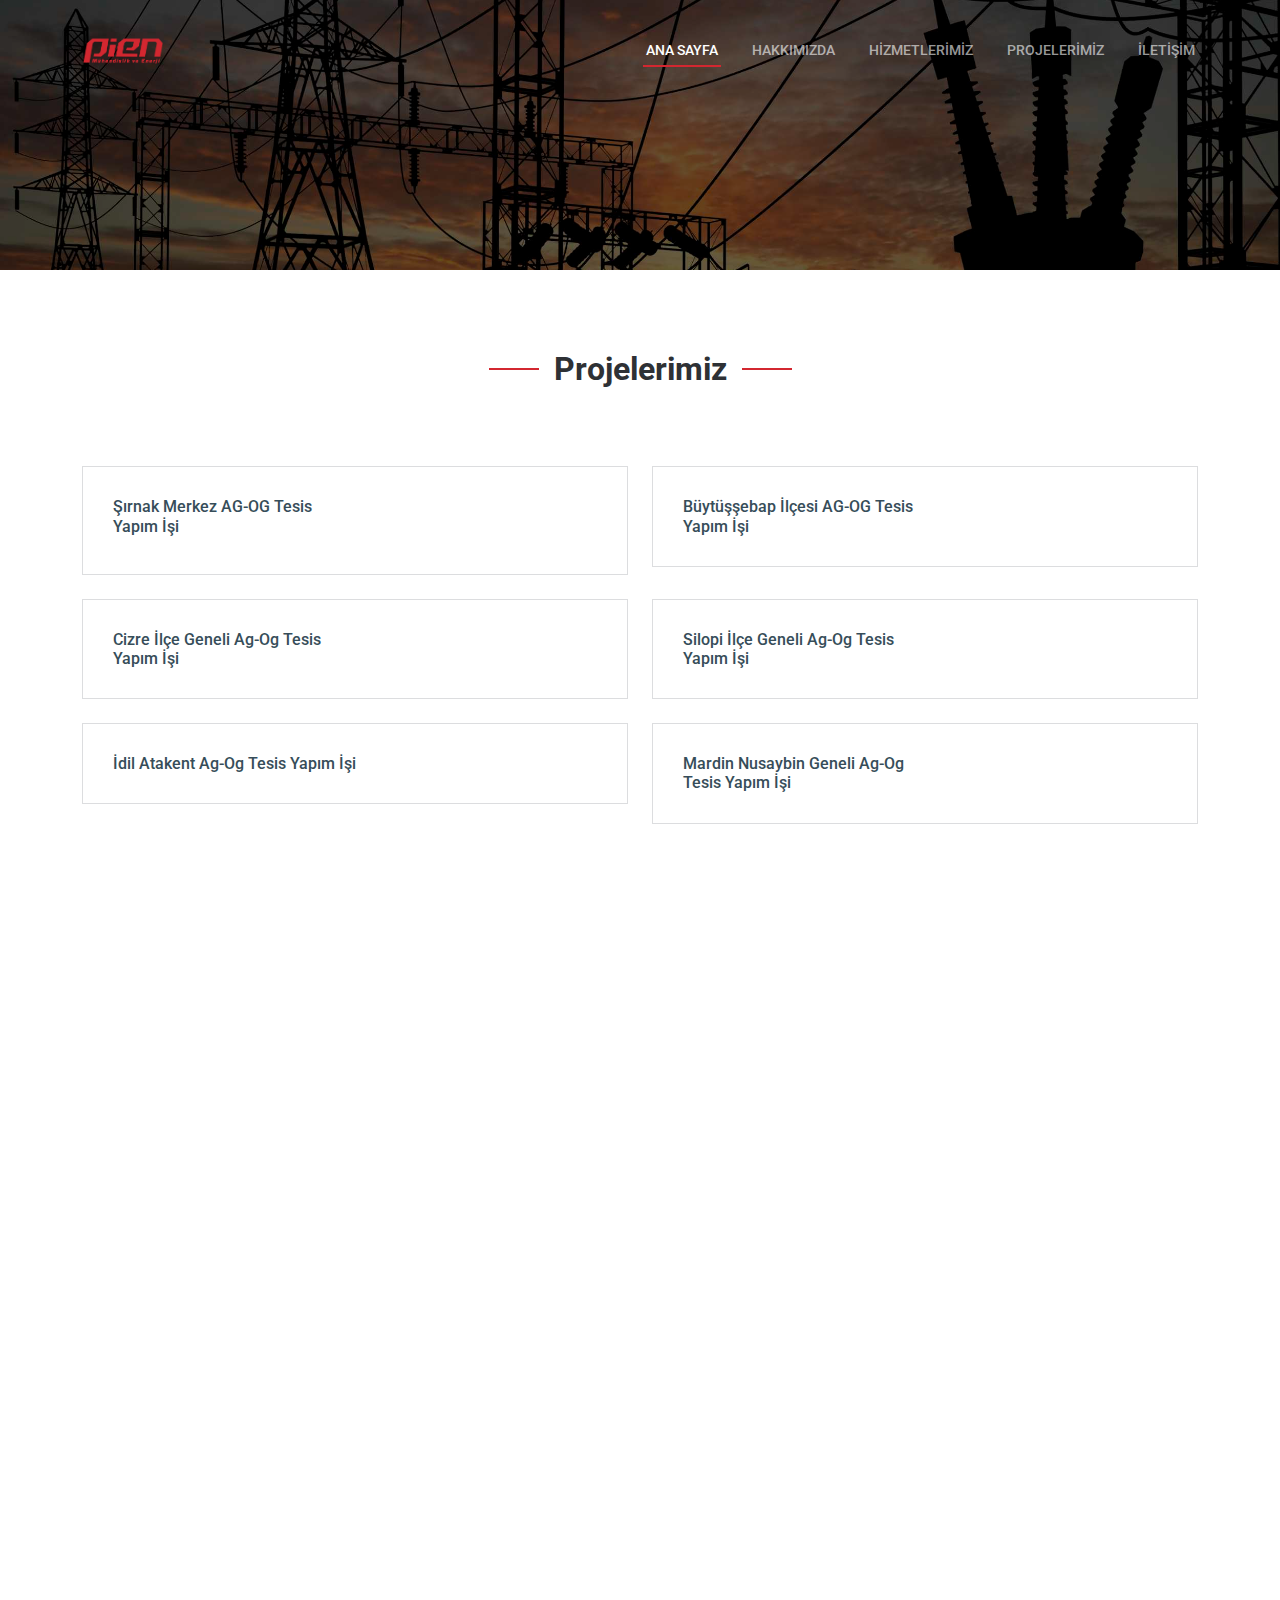
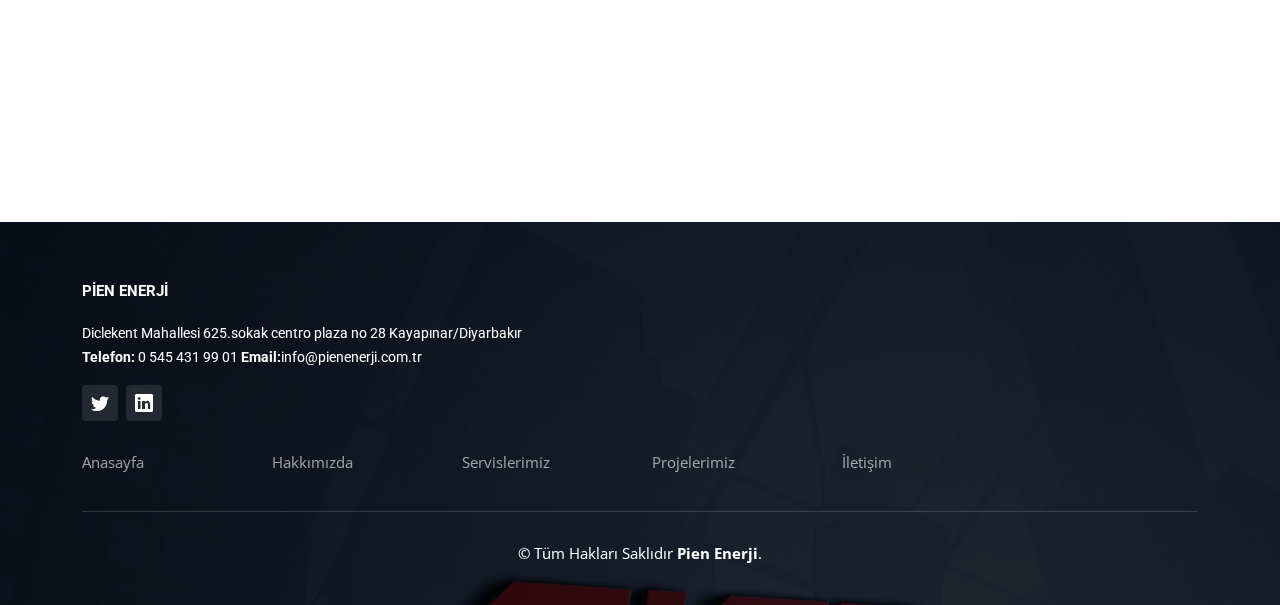
<file: projects.html>
<!DOCTYPE html>
<html lang="tr">

<head>
  <meta charset="utf-8">
  <meta content="width=device-width, initial-scale=1.0" name="viewport">

  <title>Anasayfa</title>
  <meta content="" name="description">
  <meta content="" name="keywords">

  <!-- Favicons -->
  <link href="assets/img/logo.png" rel="icon">

  <!-- Google Fonts -->
  <link rel="preconnect" href="https://fonts.googleapis.com">
  <link rel="preconnect" href="https://fonts.gstatic.com" crossorigin>
  <link href="https://fonts.googleapis.com/css2?family=Open+Sans:ital,wght@0,300;0,400;0,500;0,600;0,700;1,300;1,400;1,600;1,700&family=Roboto:ital,wght@0,300;0,400;0,500;0,600;0,700;1,300;1,400;1,500;1,600;1,700&family=Work+Sans:ital,wght@0,300;0,400;0,500;0,600;0,700;1,300;1,400;1,500;1,600;1,700&display=swap" rel="stylesheet">

  <!-- Vendor CSS Files -->
  <link href="assets/vendor/bootstrap/css/bootstrap.min.css" rel="stylesheet">
  <link href="assets/vendor/bootstrap-icons/bootstrap-icons.css" rel="stylesheet">
  <link href="assets/vendor/fontawesome-free/css/all.min.css" rel="stylesheet">
  <link href="assets/vendor/aos/aos.css" rel="stylesheet">
  <link href="assets/vendor/glightbox/css/glightbox.min.css" rel="stylesheet">
  <link href="assets/vendor/swiper/swiper-bundle.min.css" rel="stylesheet">

  <!-- Template Main CSS File -->
  <link href="assets/css/main.css" rel="stylesheet">

  <!-- =======================================================
  * Template Name: UpConstruction
  * Updated: Sep 18 2023 with Bootstrap v5.3.2
  * Template URL: https://bootstrapmade.com/upconstruction-bootstrap-construction-website-template/
  * Author: BootstrapMade.com
  * License: https://bootstrapmade.com/license/
  ======================================================== -->
</head>

<body>

  <!-- ======= Header ======= -->
  <header id="header" class="header d-flex align-items-center">
    <div class="container-fluid container-xl d-flex align-items-center justify-content-between">

      <a href="index.html" class="logo d-flex align-items-center">
        <!-- Uncomment the line below if you also wish to use an image logo -->
        <img src="assets/img/logo.png" alt=""> 
      </a>

      <i class="mobile-nav-toggle mobile-nav-show bi bi-list"></i>
      <i class="mobile-nav-toggle mobile-nav-hide d-none bi bi-x"></i>
      <nav id="navbar" class="navbar">
        <ul>
          <li><a href="index.html" class="active">Ana Sayfa</a></li>
          <li><a href="about.html">Hakkımızda</a></li>
          <li><a href="services.html">Hizmetlerimiz</a></li>
          <li><a href="projects.html">Projelerimiz</a></li>
          <li><a href="contact.html">İletişim</a></li>
        </ul>
      </nav><!-- .navbar -->

    </div>
  </header><!-- End Header -->

 
  <main id="main">
    <div class="breadcrumbs d-flex align-items-center" style="background-image: url('assets/img/hero-carousel/Oman_grid_station_1.jpg');">
      <div class="container position-relative d-flex flex-column align-items-center" data-aos="fade">
  </div>
</div>
    <!-- ======= Constructions Section ======= -->
    <section id="constructions" class="constructions">
      <div class="container" data-aos="fade-up">

        <div class="section-header">
          <h2>Projelerimiz</h2>
         
        </div>

        <div class="row gy-4">

          <div class="col-lg-6" data-aos="fade-up" data-aos-delay="100">
            <div class="card-item">
              <div class="row">
               
                <div class="col-xl-7 d-flex align-items-center">
                  <div class="card-body">
                   <h6>Şırnak Merkez AG-OG Tesis Yapım İşi</h6>
                  </div>
                </div>
               
              </div>
            </div>
            
          </div><!-- End Card Item -->

          <div class="col-lg-6" data-aos="fade-up" data-aos-delay="200">
            <div class="card-item">
              <div class="row">
               <div class="col-xl-7 d-flex align-items-center">
                  <div class="card-body">
                    <h6 class="card-title">Büytüşşebap İlçesi AG-OG Tesis Yapım İşi</h6>
                  </div>
                </div>
              </div>
            </div>
          </div><!-- End Card Item -->

          <div class="col-lg-6" data-aos="fade-up" data-aos-delay="200">
            <div class="card-item">
              <div class="row">
               <div class="col-xl-7 d-flex align-items-center">
                  <div class="card-body">
                    <h6 class="card-title">Cizre İlçe Geneli Ag-Og Tesis Yapım İşi</h6>
                  </div>
                </div>
              </div>
            </div>
          </div><!-- End Card Item -->

          <div class="col-lg-6" data-aos="fade-up" data-aos-delay="200">
            <div class="card-item">
              <div class="row">
               <div class="col-xl-7 d-flex align-items-center">
                  <div class="card-body">
                    <h6 class="card-title">Silopi İlçe Geneli Ag-Og Tesis Yapım İşi</h6>
                  </div>
                </div>
              </div>
            </div>
          </div><!-- End Card Item -->
          <div class="col-lg-6" data-aos="fade-up" data-aos-delay="200">
            <div class="card-item">
              <div class="row">
               <div class="col-xl-7 d-flex align-items-center">
                  <div class="card-body">
                    <h6 class="card-title">İdil Atakent Ag-Og Tesis Yapım İşi</h6>
                  </div>
                </div>
              </div>
            </div>
          </div><!-- End Card Item -->
          <div class="col-lg-6" data-aos="fade-up" data-aos-delay="200">
            <div class="card-item">
              <div class="row">
               <div class="col-xl-7 d-flex align-items-center">
                  <div class="card-body">
                    <h6 class="card-title">Mardin Nusaybin Geneli Ag-Og Tesis Yapım İşi</h6>
                  </div>
                </div>
              </div>
            </div>
          </div><!-- End Card Item -->
          <div class="col-lg-6" data-aos="fade-up" data-aos-delay="200">
            <div class="card-item">
              <div class="row">
               <div class="col-xl-7 d-flex align-items-center">
                  <div class="card-body">
                    <h6 class="card-title">Mardin Kızıltepe İlçe Geneli Ag-Og Tesis Yapım İşi
                    </h6>
                  </div>
                </div>
              </div>
            </div>
          </div><!-- End Card Item -->
          <div class="col-lg-6" data-aos="fade-up" data-aos-delay="200">
            <div class="card-item">
              <div class="row">
               <div class="col-xl-7 d-flex align-items-center">
                  <div class="card-body">
                    <h6 class="card-title">Mardin Ortaköy İlçe Geneli Ag-Og Tesis Yapım İşi</h6>
                  </div>
                </div>
              </div>
            </div>
          </div><!-- End Card Item -->
          <div class="col-lg-6" data-aos="fade-up" data-aos-delay="200">
            <div class="card-item">
              <div class="row">
               <div class="col-xl-7 d-flex align-items-center">
                  <div class="card-body">
                    <h6 class="card-title">Mardin 18 Mart Mahallesi Ag-Og Tesis Yapım İşi</h6>
                  </div>
                </div>
              </div>
            </div>
          </div><!-- End Card Item -->
          <div class="col-lg-6" data-aos="fade-up" data-aos-delay="200">
            <div class="card-item">
              <div class="row">
               <div class="col-xl-7 d-flex align-items-center">
                  <div class="card-body">
                    <h6 class="card-title">Mardin Cumhuriyet Mahallesi Ag-Og Tesis Yapım İşi</h6>
                  </div>
                </div>
              </div>
            </div>
          </div><!-- End Card Item -->
          <div class="col-lg-6" data-aos="fade-up" data-aos-delay="200">
            <div class="card-item">
              <div class="row">
               <div class="col-xl-7 d-flex align-items-center">
                  <div class="card-body">
                    <h6 class="card-title">Mardin Kızıltepe Atatürk Mahallesi Ag-Og Tesis Yapım İşi </h6>
                  </div>
                </div>
              </div>
            </div>
          </div><!-- End Card Item -->
          <div class="col-lg-6" data-aos="fade-up" data-aos-delay="200">
            <div class="card-item">
              <div class="row">
               <div class="col-xl-7 d-flex align-items-center">
                  <div class="card-body">
                    <h6 class="card-title">Diyarbakır Protokol Yolu Ag-Og Tesis Yapım İşi</h6>
                  </div>
                </div>
              </div>
            </div>
          </div><!-- End Card Item -->
          <div class="col-lg-6" data-aos="fade-up" data-aos-delay="200">
            <div class="card-item">
              <div class="row">
               <div class="col-xl-7 d-flex align-items-center">
                  <div class="card-body">
                    <h6 class="card-title">Diyarbakır Bağlar Mahallesi Ag-Og Tesis Yapım İşi</h6>
                  </div>
                </div>
              </div>
            </div>
          </div><!-- End Card Item -->
          <div class="col-lg-6" data-aos="fade-up" data-aos-delay="200">
            <div class="card-item">
              <div class="row">
               <div class="col-xl-7 d-flex align-items-center">
                  <div class="card-body">
                    <h6 class="card-title">Diyarbakır Bağcılar Mahallesi Ag-Og Tesis Yapım İşi</h6>
                  </div>
                </div>
              </div>
            </div>
          </div><!-- End Card Item -->
          <div class="col-lg-6" data-aos="fade-up" data-aos-delay="200">
            <div class="card-item">
              <div class="row">
               <div class="col-xl-7 d-flex align-items-center">
                  <div class="card-body">
                    <h6 class="card-title">Enerji Nakil Hatları Projesi</h6>
                  </div>
                </div>
              </div>
            </div>
          </div><!-- End Card Item -->
          <div class="col-lg-6" data-aos="fade-up" data-aos-delay="200">
            <div class="card-item">
              <div class="row">
               <div class="col-xl-7 d-flex align-items-center">
                  <div class="card-body">
                    <h6 class="card-title">Şanlıurfa Karaköprü Mahallesi</h6>
                  </div>
                </div>
              </div>
            </div>
          </div><!-- End Card Item -->
          <div class="col-lg-6" data-aos="fade-up" data-aos-delay="200">
            <div class="card-item">
              <div class="row">
               <div class="col-xl-7 d-flex align-items-center">
                  <div class="card-body">
                    <h6 class="card-title">Şanlıurfa Akçakale ENH</h6>
                  </div>
                </div>
              </div>
            </div>
          </div><!-- End Card Item -->
          <div class="col-lg-6" data-aos="fade-up" data-aos-delay="200">
            <div class="card-item">
              <div class="row">
               <div class="col-xl-7 d-flex align-items-center">
                  <div class="card-body">
                    <h6 class="card-title">Siirt Barış Mahallesi</h6>
                  </div>
                </div>
              </div>
            </div>
          </div><!-- End Card Item -->
          <div class="col-lg-6" data-aos="fade-up" data-aos-delay="200">
            <div class="card-item">
              <div class="row">
               <div class="col-xl-7 d-flex align-items-center">
                  <div class="card-body">
                    <h6 class="card-title">Uşak Ulubey İlçesi</h6>
                  </div>
                </div>
              </div>
            </div>
          </div><!-- End Card Item -->
          <div class="col-lg-6" data-aos="fade-up" data-aos-delay="200">
            <div class="card-item">
              <div class="row">
               <div class="col-xl-7 d-flex align-items-center">
                  <div class="card-body">
                    <h6 class="card-title">Uşak Merkez Çanı</h6>
                  </div>
                </div>
              </div>
            </div>
          </div><!-- End Card Item -->
          <div class="col-lg-6" data-aos="fade-up" data-aos-delay="200">
            <div class="card-item">
              <div class="row">
               <div class="col-xl-7 d-flex align-items-center">
                  <div class="card-body">
                    <h6 class="card-title">Koy Şebekesi ve Dusop projeleri</h6>
                  </div>
                </div>
              </div>
            </div>
          </div><!-- End Card Item -->
          </div><!-- End Card Item -->

        </div>

      </div>
    </section>

      <!-- ======= Footer ======= -->
  <footer id="footer" class="footer">

    <div class="footer-content position-relative">
      <div class="container">
        <div class="row">

          <div class="col-lg-12col-md-3">
            <div class="footer-info">
              <h3>Pien Enerji</h3>
              <p>
                Diclekent Mahallesi 625.sokak centro 
                plaza no 28 Kayapınar/Diyarbakır<br>
                <strong>Telefon:</strong> 0 545 431 99 01
                <strong>Email:</strong>info@pienenerji.com.tr<br>
              </p>
              <div class="social-links d-flex mt-3">
                <a href="#" class="d-flex align-items-center justify-content-center"><i class="bi bi-twitter"></i></a>
                <a href="#" class="d-flex align-items-center justify-content-center"><i class="bi bi-linkedin"></i></a>
              </div>
            </div>
          </div><!-- End footer info column-->

          <div class="col-lg-2 col-md-3 footer-links">
            
            <ul>
              <li><a href="index.html">Anasayfa</a></li>
           </ul>
          </div><!-- End footer links column-->

          <div class="col-lg-2 col-md-3 footer-links">
            <ul>
            <li><a href="about.html">Hakkımızda</a></li>
          </ul>
          </div><!-- End footer links column-->

          <div class="col-lg-2 col-md-3 footer-links">
            <ul>
            <li><a href="services.html">Servislerimiz</a></li>
          </ul>
          </div><!-- End footer links column-->

          <div class="col-lg-2 col-md-3 footer-links">
           
            <ul>
              
              <li><a href="projects.html">Projelerimiz</a></li>
            </ul>
          </div><!-- End footer links column-->
          <div class="col-lg-2 col-md-3 footer-links">
           
            <ul>
           <li><a href="contact.html">İletişim</a></li>
            </ul>
          </div><!-- End footer links column-->
        </div>
      </div>
    </div>

    <div class="footer-legal text-center position-relative">
      <div class="container">
        <div class="copyright">
          &copy; Tüm Hakları Saklıdır <strong><span>Pien Enerji</span></strong>. 
        </div>
       
      </div>
    </div>

  </footer>
  <!-- End Footer -->


  <div id="preloader"></div>

  <!-- Vendor JS Files -->
  <script src="assets/vendor/bootstrap/js/bootstrap.bundle.min.js"></script>
  <script src="assets/vendor/aos/aos.js"></script>
  <script src="assets/vendor/glightbox/js/glightbox.min.js"></script>
  <script src="assets/vendor/isotope-layout/isotope.pkgd.min.js"></script>
  <script src="assets/vendor/swiper/swiper-bundle.min.js"></script>
  <script src="assets/vendor/purecounter/purecounter_vanilla.js"></script>


  <!-- Template Main JS File -->
  <script src="assets/js/main.js"></script>

</body>

</html>
</file>
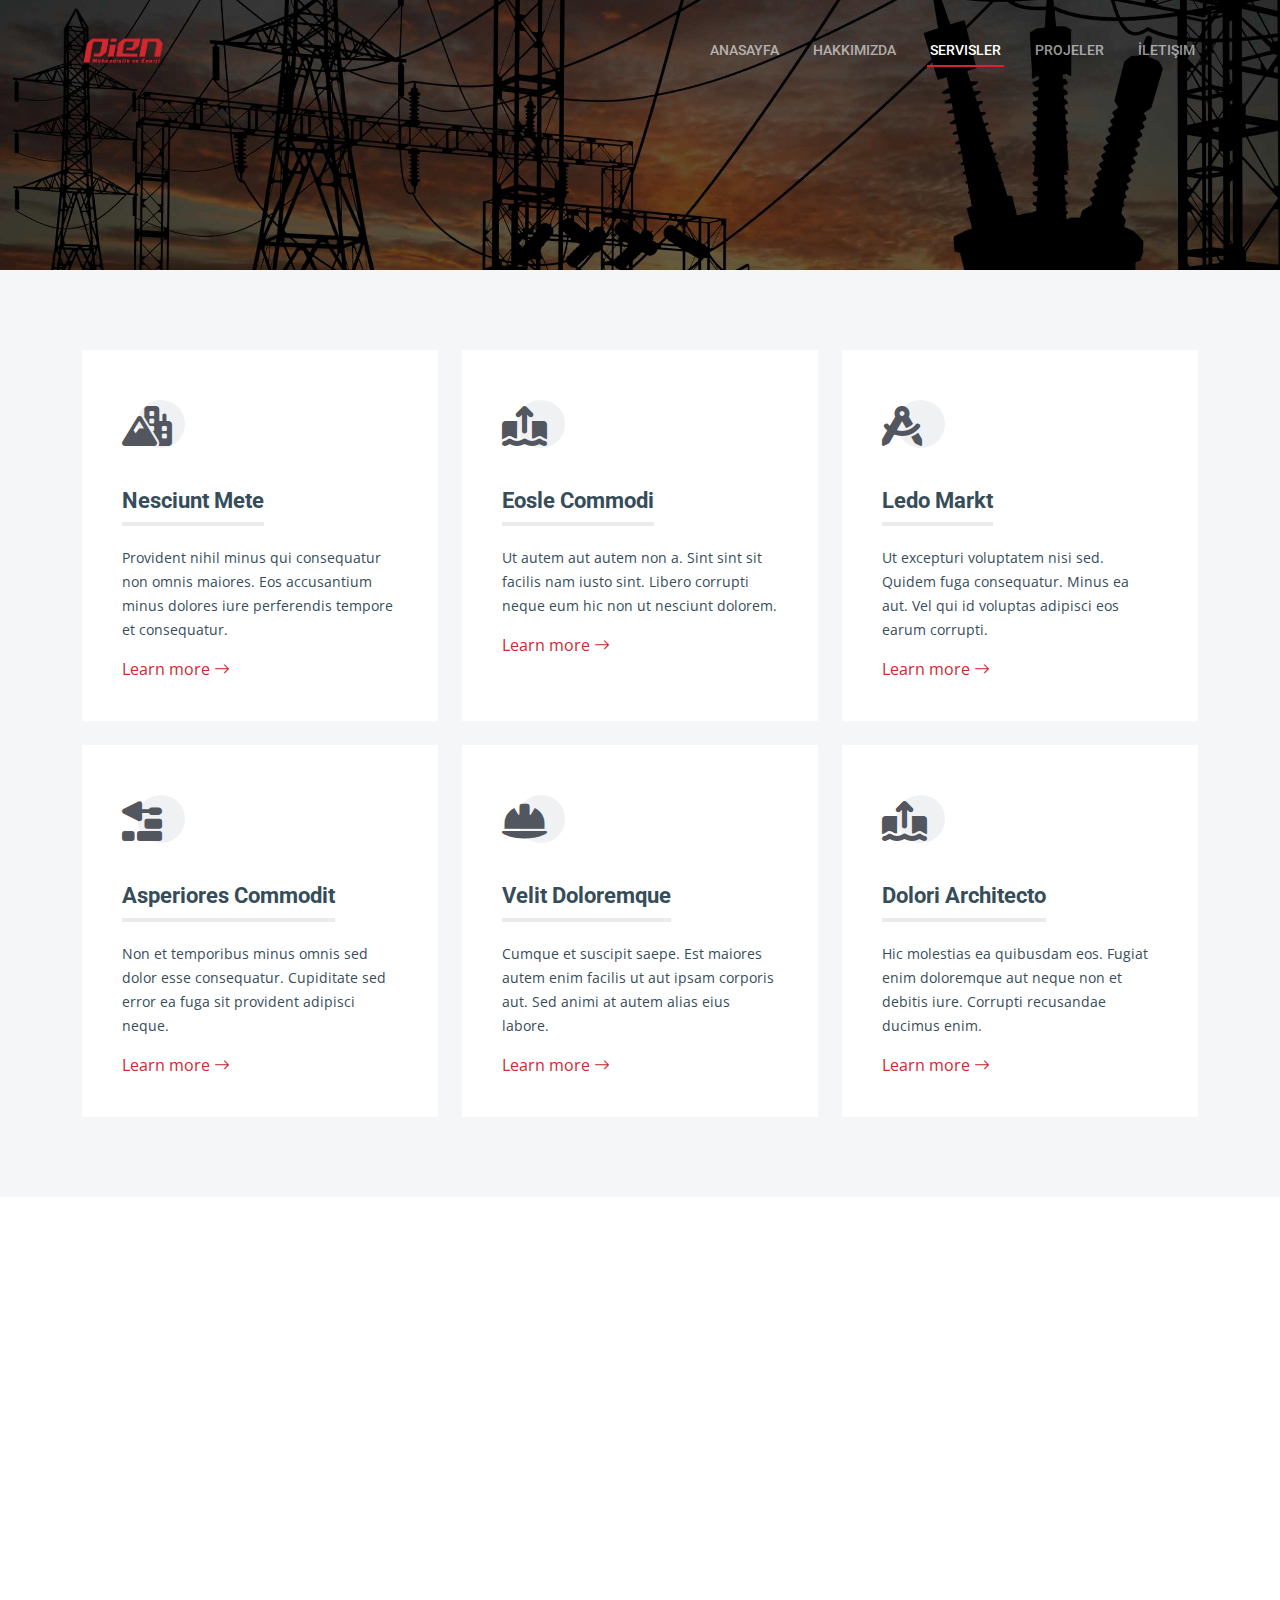
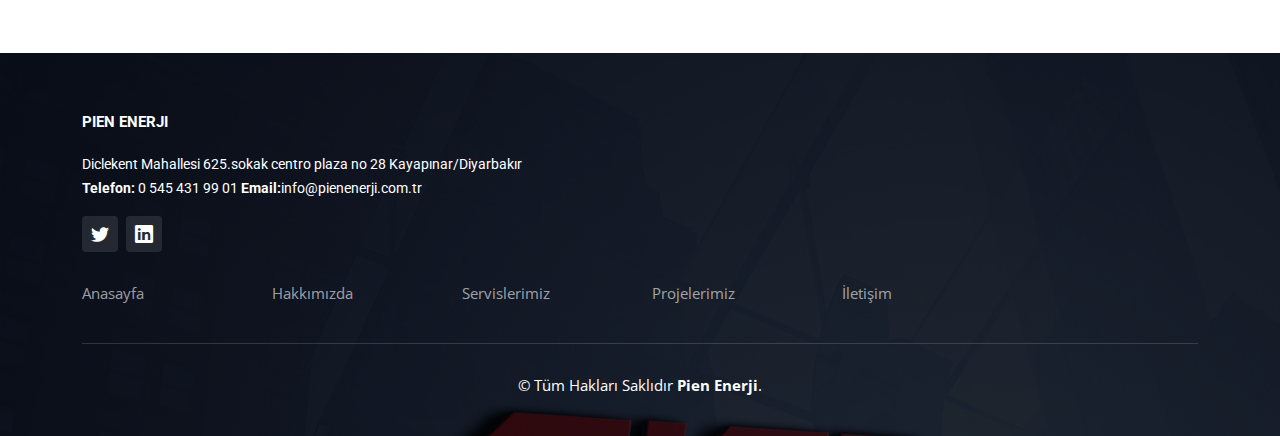
<file: services.html>
<!DOCTYPE html>
<html lang="en">

<head>
  <meta charset="utf-8">
  <meta content="width=device-width, initial-scale=1.0" name="viewport">

  <title>Servislerimiz</title>
  <meta content="" name="description">
  <meta content="" name="keywords">

  <!-- Favicons -->
  <link href="assets/img/logo.png" rel="icon">

  <!-- Google Fonts -->
  <link rel="preconnect" href="https://fonts.googleapis.com">
  <link rel="preconnect" href="https://fonts.gstatic.com" crossorigin>
  <link href="https://fonts.googleapis.com/css2?family=Open+Sans:ital,wght@0,300;0,400;0,500;0,600;0,700;1,300;1,400;1,600;1,700&family=Roboto:ital,wght@0,300;0,400;0,500;0,600;0,700;1,300;1,400;1,500;1,600;1,700&family=Work+Sans:ital,wght@0,300;0,400;0,500;0,600;0,700;1,300;1,400;1,500;1,600;1,700&display=swap" rel="stylesheet">

  <!-- Vendor CSS Files -->
  <link href="assets/vendor/bootstrap/css/bootstrap.min.css" rel="stylesheet">
  <link href="assets/vendor/bootstrap-icons/bootstrap-icons.css" rel="stylesheet">
  <link href="assets/vendor/fontawesome-free/css/all.min.css" rel="stylesheet">
  <link href="assets/vendor/aos/aos.css" rel="stylesheet">
  <link href="assets/vendor/glightbox/css/glightbox.min.css" rel="stylesheet">
  <link href="assets/vendor/swiper/swiper-bundle.min.css" rel="stylesheet">

  <!-- Template Main CSS File -->
  <link href="assets/css/main.css" rel="stylesheet">

  <!-- =======================================================
  * Template Name: UpConstruction
  * Updated: Sep 18 2023 with Bootstrap v5.3.2
  * Template URL: https://bootstrapmade.com/upconstruction-bootstrap-construction-website-template/
  * Author: BootstrapMade.com
  * License: https://bootstrapmade.com/license/
  ======================================================== -->
</head>

<body>

  <!-- ======= Header ======= -->
  <header id="header" class="header d-flex align-items-center">
    <div class="container-fluid container-xl d-flex align-items-center justify-content-between">

      <a href="index.html" class="logo d-flex align-items-center">
        <img src="assets/img/logo.png" alt=""> 
      </a>

      <i class="mobile-nav-toggle mobile-nav-show bi bi-list"></i>
      <i class="mobile-nav-toggle mobile-nav-hide d-none bi bi-x"></i>
      <nav id="navbar" class="navbar">
        <ul>
          <li><a href="index.html">Anasayfa</a></li>
          <li><a href="about.html">Hakkımızda</a></li>
          <li><a href="services.html" class="active">Servisler</a></li>
          <li><a href="projects.html">Projeler</a></li>
        <li><a href="contact.html">İletişim</a></li>
        </ul>
      </nav><!-- .navbar -->

    </div>
  </header><!-- End Header -->

  <main id="main">

    <!-- ======= Breadcrumbs ======= -->
    <div class="breadcrumbs d-flex align-items-center" style="background-image: url('assets/img/hero-carousel/Oman_grid_station_1.jpg');">
     
    </div><!-- End Breadcrumbs -->

    <!-- ======= Services Section ======= -->
    <section id="services" class="services section-bg">
      <div class="container" data-aos="fade-up">

        <div class="row gy-4">

          <div class="col-lg-4 col-md-6" data-aos="fade-up" data-aos-delay="100">
            <div class="service-item  position-relative">
              <div class="icon">
                <i class="fa-solid fa-mountain-city"></i>
              </div>
              <h3>Nesciunt Mete</h3>
              <p>Provident nihil minus qui consequatur non omnis maiores. Eos accusantium minus dolores iure perferendis tempore et consequatur.</p>
              <a href="service-details.html" class="readmore stretched-link">Learn more <i class="bi bi-arrow-right"></i></a>
            </div>
          </div><!-- End Service Item -->

          <div class="col-lg-4 col-md-6" data-aos="fade-up" data-aos-delay="200">
            <div class="service-item position-relative">
              <div class="icon">
                <i class="fa-solid fa-arrow-up-from-ground-water"></i>
              </div>
              <h3>Eosle Commodi</h3>
              <p>Ut autem aut autem non a. Sint sint sit facilis nam iusto sint. Libero corrupti neque eum hic non ut nesciunt dolorem.</p>
              <a href="service-details.html" class="readmore stretched-link">Learn more <i class="bi bi-arrow-right"></i></a>
            </div>
          </div><!-- End Service Item -->

          <div class="col-lg-4 col-md-6" data-aos="fade-up" data-aos-delay="300">
            <div class="service-item position-relative">
              <div class="icon">
                <i class="fa-solid fa-compass-drafting"></i>
              </div>
              <h3>Ledo Markt</h3>
              <p>Ut excepturi voluptatem nisi sed. Quidem fuga consequatur. Minus ea aut. Vel qui id voluptas adipisci eos earum corrupti.</p>
              <a href="service-details.html" class="readmore stretched-link">Learn more <i class="bi bi-arrow-right"></i></a>
            </div>
          </div><!-- End Service Item -->

          <div class="col-lg-4 col-md-6" data-aos="fade-up" data-aos-delay="400">
            <div class="service-item position-relative">
              <div class="icon">
                <i class="fa-solid fa-trowel-bricks"></i>
              </div>
              <h3>Asperiores Commodit</h3>
              <p>Non et temporibus minus omnis sed dolor esse consequatur. Cupiditate sed error ea fuga sit provident adipisci neque.</p>
              <a href="service-details.html" class="readmore stretched-link">Learn more <i class="bi bi-arrow-right"></i></a>
            </div>
          </div><!-- End Service Item -->

          <div class="col-lg-4 col-md-6" data-aos="fade-up" data-aos-delay="500">
            <div class="service-item position-relative">
              <div class="icon">
                <i class="fa-solid fa-helmet-safety"></i>
              </div>
              <h3>Velit Doloremque</h3>
              <p>Cumque et suscipit saepe. Est maiores autem enim facilis ut aut ipsam corporis aut. Sed animi at autem alias eius labore.</p>
              <a href="service-details.html" class="readmore stretched-link">Learn more <i class="bi bi-arrow-right"></i></a>
            </div>
          </div><!-- End Service Item -->

          <div class="col-lg-4 col-md-6" data-aos="fade-up" data-aos-delay="600">
            <div class="service-item position-relative">
              <div class="icon">
                <i class="fa-solid fa-arrow-up-from-ground-water"></i>
              </div>
              <h3>Dolori Architecto</h3>
              <p>Hic molestias ea quibusdam eos. Fugiat enim doloremque aut neque non et debitis iure. Corrupti recusandae ducimus enim.</p>
              <a href="service-details.html" class="readmore stretched-link">Learn more <i class="bi bi-arrow-right"></i></a>
            </div>
          </div><!-- End Service Item -->

        </div>

      </div>
    </section><!-- End Services Section -->

    <!-- ======= Servie Cards Section ======= -->
    <section id="services-cards" class="services-cards">
      <div class="container" data-aos="fade-up">

        <div class="row gy-4">

          <div class="col-lg-3 col-md-6" data-aos="zoom-in" data-aos-delay="100">
            <h3>Quasi eaque omnis</h3>
            <p>Eius non minus autem soluta ut ui labore omnis quisquam corrupti autem odit voluptas quos commodi magnam occaecati.</p>
            <ul class="list-unstyled">
              <li><i class="bi bi-check2"></i> <span>Ullamco laboris nisi ut aliquip</span></li>
              <li><i class="bi bi-check2"></i> <span>Duis aute irure dolor in reprehenderit</span></li>
              <li><i class="bi bi-check2"></i> <span>Ullamco laboris nisi ut aliquip ex ea</span></li>
            </ul>
          </div><!-- End feature item-->

          <div class="col-lg-3 col-md-6" data-aos="zoom-in" data-aos-delay="200">
            <h3>Et nemo dolores consectetur</h3>
            <p>Ducimus ea quam et occaecati est. Temporibus in soluta labore voluptates aut. Et sit soluta non repellat sed quia dire plovers tradoria</p>

            <ul class="list-unstyled">
              <li><i class="bi bi-check2"></i> <span>Enim temporibus maiores eligendi</span></li>
              <li><i class="bi bi-check2"></i> <span>Ut maxime ut quibusdam quam qui</span></li>
              <li><i class="bi bi-check2"></i> <span>Officiis aspernatur in officiis</span></li>
            </ul>
          </div><!-- End feature item-->

          <div class="col-lg-3 col-md-6" data-aos="zoom-in" data-aos-delay="300">
            <h3>Staque laboriosam modi</h3>
            <p>Velit eos error et dolor omnis voluptates nobis tenetur sed enim nihil vero qui suscipit ipsum at magni. Ipsa architecto consequatur aliquam</p>
            <ul class="list-unstyled">
              <li><i class="bi bi-check2"></i> <span>Quis voluptates laboriosam numquam</span></li>
              <li><i class="bi bi-check2"></i> <span>Treva libero sunt quis veniam ut</span></li>
              <li><i class="bi bi-check2"></i> <span>Debitis eos est est corrupti</span></li>
            </ul>
          </div><!-- End feature item-->

          <div class="col-lg-3 col-md-6" data-aos="zoom-in" data-aos-delay="400">
            <h3>Dignissimos suscipit iste</h3>
            <p>Molestiae occaecati assumenda quia saepe nobis recusandae at dicta ducimus sequi numquam commodi est in consequatur ea magnam quia itaque</p>
            <ul class="list-unstyled">
              <li><i class="bi bi-check2"></i> <span>Veritatis qui reprehenderit quis</span></li>
              <li><i class="bi bi-check2"></i> <span>Accusantium vel numquam sunt minus</span></li>
              <li><i class="bi bi-check2"></i> <span>Voluptatem pariatur est sationem</span></li>
            </ul>
          </div><!-- End feature item-->

        </div>

      </div>
    </section><!-- End Servie Cards Section -->

  
   

 
  <!-- ======= Footer ======= -->
  <footer id="footer" class="footer">

    <div class="footer-content position-relative">
      <div class="container">
        <div class="row">

          <div class="col-lg-12col-md-3">
            <div class="footer-info">
              <h3>Pien Enerji</h3>
              <p>
                Diclekent Mahallesi 625.sokak centro 
                plaza no 28 Kayapınar/Diyarbakır<br>
                <strong>Telefon:</strong> 0 545 431 99 01
                <strong>Email:</strong>info@pienenerji.com.tr<br>
              </p>
              <div class="social-links d-flex mt-3">
                <a href="#" class="d-flex align-items-center justify-content-center"><i class="bi bi-twitter"></i></a>
                <a href="#" class="d-flex align-items-center justify-content-center"><i class="bi bi-linkedin"></i></a>
              </div>
            </div>
          </div><!-- End footer info column-->

          <div class="col-lg-2 col-md-3 footer-links">
            
            <ul>
              <li><a href="index.html">Anasayfa</a></li>
           </ul>
          </div><!-- End footer links column-->

          <div class="col-lg-2 col-md-3 footer-links">
            <ul>
            <li><a href="about.html">Hakkımızda</a></li>
          </ul>
          </div><!-- End footer links column-->

          <div class="col-lg-2 col-md-3 footer-links">
            <ul>
            <li><a href="services.html">Servislerimiz</a></li>
          </ul>
          </div><!-- End footer links column-->

          <div class="col-lg-2 col-md-3 footer-links">
           
            <ul>
              
              <li><a href="projects.html">Projelerimiz</a></li>
            </ul>
          </div><!-- End footer links column-->
          <div class="col-lg-2 col-md-3 footer-links">
           
            <ul>
           <li><a href="contact.html">İletişim</a></li>
            </ul>
          </div><!-- End footer links column-->
        </div>
      </div>
    </div>

    <div class="footer-legal text-center position-relative">
      <div class="container">
        <div class="copyright">
          &copy; Tüm Hakları Saklıdır <strong><span>Pien Enerji</span></strong>. 
        </div>
       
      </div>
    </div>

  </footer>
  <!-- End Footer -->


  <div id="preloader"></div>

  <!-- Vendor JS Files -->
  <script src="assets/vendor/bootstrap/js/bootstrap.bundle.min.js"></script>
  <script src="assets/vendor/aos/aos.js"></script>
  <script src="assets/vendor/glightbox/js/glightbox.min.js"></script>
  <script src="assets/vendor/isotope-layout/isotope.pkgd.min.js"></script>
  <script src="assets/vendor/swiper/swiper-bundle.min.js"></script>
  <script src="assets/vendor/purecounter/purecounter_vanilla.js"></script>


  <!-- Template Main JS File -->
  <script src="assets/js/main.js"></script>

</body>

</html>
</file>
<file: assets/css/main.css>
:root {
  --font-default: "Open Sans", system-ui, -apple-system, "Segoe UI", Roboto, "Helvetica Neue", Arial, "Noto Sans", "Liberation Sans", sans-serif, "Apple Color Emoji", "Segoe UI Emoji", "Segoe UI Symbol", "Noto Color Emoji";
  --font-primary: "Roboto", sans-serif;
  --font-secondary: "Work Sans", sans-serif;
}


:root {
  --color-default: #364d59;
  --color-primary: rgb(211,39,48);
  --color-secondary: #52565e;
}

/* Smooth scroll behavior */
:root {
  scroll-behavior: smooth;
}

/*--------------------------------------------------------------
# General
--------------------------------------------------------------*/
body {
  font-family: var(--font-default);
  color: var(--color-default);
  overflow-x: hidden;
}

a {
  color: var(--color-primary);
  text-decoration: none;
}

a:hover {
  color: rgb(211,39,48);
  text-decoration: none;
}

h1,
h2,
h3,
h4,
h5,
h6 {
  font-family: var(--font-primary);
}

/*--------------------------------------------------------------
# Sections & Section Header
--------------------------------------------------------------*/
section {
  padding: 80px 0;
  overflow: hidden;
}

.section-bg {
  background-color: #f5f6f7;
}

.section-header {
  text-align: center;
  padding-bottom: 70px;
}

.section-header h2 {
  font-size: 32px;
  font-weight: 700;
  position: relative;
  color: #2e3135;
}

.section-header h2:before,
.section-header h2:after {
  content: "";
  width: 50px;
  height: 2px;
  background: var(--color-primary);
  display: inline-block;
}

.section-header h2:before {
  margin: 0 15px 10px 0;
}

.section-header h2:after {
  margin: 0 0 10px 15px;
}

.section-header p {
  margin: 0 auto 0 auto;
}

@media (min-width: 1199px) {
  .section-header p {
    max-width: 60%;
  }
}

/*--------------------------------------------------------------
# Breadcrumbs
--------------------------------------------------------------*/
.breadcrumbs {
  padding: 140px 0 60px 0;
  min-height: 30vh;
  position: relative;
  background-size: cover;
  background-position: center;
  background-repeat: no-repeat;
}

.breadcrumbs:before {
  content: "";
  background-color: rgba(0, 0, 0, 0.6);
  position: absolute;
  inset: 0;
}

.breadcrumbs h2 {
  font-size: 56px;
  font-weight: 500;
  color: #fff;
  font-family: var(--font-secondary);
}

.breadcrumbs ol {
  display: flex;
  flex-wrap: wrap;
  list-style: none;
  padding: 0 0 10px 0;
  margin: 0;
  font-size: 16px;
  font-weight: 600;
  color: var(--color-primary);
}

.breadcrumbs ol a {
  color: rgba(255, 255, 255, 0.8);
  transition: 0.3s;
}

.breadcrumbs ol a:hover {
  text-decoration: underline;
}

.breadcrumbs ol li+li {
  padding-left: 10px;
}

.breadcrumbs ol li+li::before {
  display: inline-block;
  padding-right: 10px;
  color: #fff;
  content: "/";
}

/*--------------------------------------------------------------
# Scroll top button
--------------------------------------------------------------*/
.scroll-top {
  position: fixed;
  visibility: hidden;
  opacity: 0;
  right: 15px;
  bottom: 15px;
  z-index: 99999;
  background: var(--color-primary);
  width: 40px;
  height: 40px;
  border-radius: 4px;
  transition: all 0.4s;
}

.scroll-top i {
  font-size: 24px;
  color: var(--color-secondary);
  line-height: 0;
}

.scroll-top:hover {
  background: rgb(211,39,48);
  color: #fff;
}

.scroll-top.active {
  visibility: visible;
  opacity: 1;
}

/*--------------------------------------------------------------
# Preloader
--------------------------------------------------------------*/
#preloader {
  position: fixed;
  inset: 0;
  z-index: 999999;
  overflow: hidden;
  background: #fff;
  transition: all 0.6s ease-out;
}

#preloader:before {
  content: "";
  position: fixed;
  top: calc(50% - 30px);
  left: calc(50% - 30px);
  border: 6px solid #fff;
  border-color: var(--color-primary) transparent var(--color-primary) transparent;
  border-radius: 50%;
  width: 60px;
  height: 60px;
  animation: animate-preloader 1.5s linear infinite;
}

@keyframes animate-preloader {
  0% {
    transform: rotate(0deg);
  }

  100% {
    transform: rotate(360deg);
  }
}

/*--------------------------------------------------------------
# Disable aos animation delay on mobile devices
--------------------------------------------------------------*/
@media screen and (max-width: 768px) {
  [data-aos-delay] {
    transition-delay: 0 !important;
  }
}

/*--------------------------------------------------------------
# Header
--------------------------------------------------------------*/
.header {
  z-index: 997;
  position: absolute;
  padding: 30px 0;
  top: 0;
  left: 0;
  right: 0;
}

.header .logo img {
  max-height: 40px;
  margin-right: 6px;
}

.header .logo h1 {
  font-size: 24px;
  font-weight: 700;
  color: #fff;
  margin-bottom: 0;
  font-family: var(--font-primary);
}

.header .logo h1 span {
  color: var(--color-primary);
}

/*--------------------------------------------------------------
# Desktop Navigation
--------------------------------------------------------------*/
@media (min-width: 1280px) {
  .navbar {
    padding: 0;
  }

  .navbar ul {
    margin: 0;
    padding: 0;
    display: flex;
    list-style: none;
    align-items: center;
  }

  .navbar li {
    position: relative;
  }

  .navbar>ul>li {
    white-space: nowrap;
    padding: 10px 0 10px 28px;
  }

  .navbar a,
  .navbar a:focus {
    display: flex;
    align-items: center;
    justify-content: space-between;
    padding: 0 3px;
    font-family: var(--font-primary);
    font-size: 14px;
    font-weight: 500;
    color: rgba(255, 255, 255, 0.6);
    text-transform: uppercase;
    white-space: nowrap;
    transition: 0.3s;
    position: relative;
  }

  .navbar a i,
  .navbar a:focus i {
    font-size: 12px;
    line-height: 0;
    margin-left: 5px;
  }

  .navbar>ul>li>a:before {
    content: "";
    position: absolute;
    width: 100%;
    height: 2px;
    bottom: -6px;
    left: 0;
    background-color: var(--color-primary);
    visibility: hidden;
    width: 0px;
    transition: all 0.3s ease-in-out 0s;
  }

  .navbar a:hover:before,
  .navbar li:hover>a:before,
  .navbar .active:before {
    visibility: visible;
    width: 100%;
  }

  .navbar a:hover,
  .navbar .active,
  .navbar .active:focus,
  .navbar li:hover>a {
    color: #fff;
  }

  .navbar .dropdown ul {
    display: block;
    position: absolute;
    left: 28px;
    top: calc(100% + 30px);
    margin: 0;
    padding: 10px 0;
    z-index: 99;
    opacity: 0;
    visibility: hidden;
    background: #fff;
    box-shadow: 0px 0px 30px rgba(127, 137, 161, 0.25);
    transition: 0.3s;
  }

  .navbar .dropdown ul li {
    min-width: 200px;
  }

  .navbar .dropdown ul a {
    padding: 10px 20px;
    font-size: 15px;
    text-transform: none;
    color: var(--color-default);
    font-weight: 400;
  }

  .navbar .dropdown ul a i {
    font-size: 12px;
  }

  .navbar .dropdown ul a:hover,
  .navbar .dropdown ul .active:hover,
  .navbar .dropdown ul li:hover>a {
    color: var(--color-primary);
  }

  .navbar .dropdown:hover>ul {
    opacity: 1;
    top: 100%;
    visibility: visible;
  }

  .navbar .dropdown .dropdown ul {
    top: 0;
    left: calc(100% - 30px);
    visibility: hidden;
  }

  .navbar .dropdown .dropdown:hover>ul {
    opacity: 1;
    top: 0;
    left: 100%;
    visibility: visible;
  }
}

@media (min-width: 1280px) and (max-width: 1366px) {
  .navbar .dropdown .dropdown ul {
    left: -90%;
  }

  .navbar .dropdown .dropdown:hover>ul {
    left: -100%;
  }
}

@media (min-width: 1280px) {

  .mobile-nav-show,
  .mobile-nav-hide {
    display: none;
  }
}



/*--------------------------------------------------------------
# Mobile Navigation
--------------------------------------------------------------*/
@media (max-width: 1279px) {
  .navbar {
    position: fixed;
    top: 0;
    right: -100%;
    width: 100%;
    max-width: 400px;
    bottom: 0;
    transition: 0.3s;
    z-index: 9997;
  }

  .navbar ul {
    position: absolute;
    inset: 0;
    padding: 50px 0 10px 0;
    margin: 0;
    background: rgba(0, 0, 0, 0.8);
    overflow-y: auto;
    transition: 0.3s;
    z-index: 9998;
  }

  .navbar a,
  .navbar a:focus {
    display: flex;
    align-items: center;
    justify-content: space-between;
    padding: 10px 20px;
    font-family: var(--font-primary);
    font-size: 15px;
    font-weight: 500;
    color: rgba(255, 255, 255, 0.7);
    white-space: nowrap;
    text-transform: uppercase;
    transition: 0.3s;
  }

  .navbar a i,
  .navbar a:focus i {
    font-size: 12px;
    line-height: 0;
    margin-left: 5px;
  }

  .navbar a:hover,
  .navbar .active,
  .navbar .active:focus,
  .navbar li:hover>a {
    color: #fff;
  }

  
  .mobile-nav-show {
    position: relative;
    color: #fff;
    font-size: 28px;
    cursor: pointer;
    line-height: 0;
    transition: 0.5s;
    z-index: 9999;
    padding-right: 10px;
  }

  .mobile-nav-hide {
    color: #fff;
    font-size: 32px;
    cursor: pointer;
    line-height: 0;
    transition: 0.5s;
    position: fixed;
    right: 20px;
    top: 20px;
    z-index: 9999;
  }

  .mobile-nav-active {
    overflow: hidden;
  }

  .mobile-nav-active .navbar {
    right: 0;
  }

  .mobile-nav-active .navbar:before {
    content: "";
    position: fixed;
    inset: 0;
    background: rgba(0, 0, 0, 0.6);
    z-index: 9996;
  }
}

/*--------------------------------------------------------------
# Get Started Section
--------------------------------------------------------------*/
.get-started .content {
  padding: 30px 0;
}

.get-started .content h3 {
  font-size: 36px;
  color: var(--color-secondary);
  font-weight: 600;
  margin-bottom: 25px;
  padding-bottom: 25px;
  position: relative;
}

.get-started .content h3:after {
  content: "";
  position: absolute;
  display: block;
  width: 60px;
  height: 4px;
  background: var(--color-primary);
  left: 0;
  bottom: 0;
}

.get-started .content p {
  font-size: 14px;
}


/*
@keyframes animate-loading {
  0% {
    transform: rotate(0deg);
  }

  100% {
    transform: rotate(360deg);
  }
}
*/
/*--------------------------------------------------------------
# Constructions Section
--------------------------------------------------------------*/
.constructions .card-item {
  border: 1px solid rgba(82, 86, 94, 0.2);
  background: #fff;
  position: relative;
  border-radius: 0;
}

.constructions .card-item .card-bg {
  min-height: 300px;
  background-size: cover;
  background-position: center;
  background-repeat: no-repeat;
}

.constructions .card-item .card-body {
  padding: 30px;
}

.constructions .card-item h4 {
  font-weight: 700;
  font-size: 20px;
  margin-bottom: 15px;
  color: var(--color-secondary);
}

.constructions .card-item p {
  color: var(--color-secondary);
  margin: 0;
}

/*--------------------------------------------------------------
# Services Section
--------------------------------------------------------------*/
.services .service-item {
  padding: 40px;
  background: #fff;
  height: 100%;
}

.services .service-item .icon {
  width: 48px;
  height: 48px;
  position: relative;
  margin-bottom: 50px;
}

.services .service-item .icon i {
  color: var(--color-secondary);
  font-size: 40px;
  transition: ease-in-out 0.3s;
  z-index: 2;
  position: relative;
  line-height: 1.8;
}

.services .service-item .icon:before {
  position: absolute;
  content: "";
  height: 100%;
  width: 100%;
  background: #f0f1f2;
  border-radius: 50px;
  z-index: 1;
  top: 10px;
  right: -15px;
  transition: 0.3s;
}

.services .service-item h3 {
  color: var(--color-default);
  font-weight: 700;
  margin: 0 0 20px 0;
  padding-bottom: 8px;
  font-size: 22px;
  position: relative;
  display: inline-block;
  border-bottom: 4px solid #ebebed;
  transition: 0.3s;
}

.services .service-item p {
  line-height: 24px;
  font-size: 14px;
  margin-bottom: 0;
}

.services .service-item .readmore {
  margin-top: 15px;
  display: inline-block;
  color: var(--color-primary);
}

.services .service-item:hover .icon:before {
  background: var(--color-primary);
}

.services .service-item:hover h3 {
  border-color: var(--color-primary);
}


/*--------------------------------------------------------------
# Our Projects Section



/*--------------------------------------------------------------
# About Section
--------------------------------------------------------------*/
.about h2 {
  font-size: 48px;
  font-weight: 700;
  font-family: var(--font-secondary);
  margin: 30px 0;
}

@media (min-width: 991px) {
  .about h2 {
    max-width: 65%;
    margin: 0 0 80px 0;
  }
}







.about ul {
  list-style: none;
  padding: 0;
  font-size: 15px;
}

.about ul li {
  padding: 5px 0;
  display: flex;
  align-items: center;
}

.about ul i {
  font-size: 20px;
  margin-right: 4px;
  color: var(--color-primary);
}

.about .watch-video i {
  font-size: 32px;
  transition: 0.3s;
  color: var(--color-primary);
}

.about .watch-video a {
  font-weight: 600;
  color: var(--color-secondary);
  margin-left: 8px;
  transition: 0.3s;
}

.about .watch-video:hover a {
  color: var(--color-primary);
}

.about .about-img {
  min-height: 600px;
  background-size: cover;
  background-position: center;
}

@media (min-width: 992px) {
  .about .about-img {
    position: absolute;
    top: 0;
    right: 0;
  }
}

/*--------------------------------------------------------------
# Stats Counter Section
--------------------------------------------------------------*/


/*--------------------------------------------------------------
# Our Team Section
--------------------------------------------------------------*/
.team .member {
  position: relative;
}

.team .member .member-img {
  margin: 0 80px;
  border-radius: 50%;
  overflow: hidden;
  position: relative;
}

@media (max-width: 1024px) {
  .team .member .member-img {
    margin: 0 60px;
  }
}

.team .member .member-img img {
  position: relative;
  z-index: 1;
}






/*--------------------------------------------------------------
# Servie Cards Section
--------------------------------------------------------------*/
.services-cards h3 {
  font-size: 20px;
  font-weight: 700;
  color: var(--color-secondary);
}

.services-cards p {
  font-size: 15px;
}

.services-cards ul li {
  display: flex;
  align-items: center;
  font-size: 14px;
  padding-top: 10px;
}

.services-cards ul li i {
  font-size: 16px;
  color: var(--color-primary);
  margin-right: 6px;
}


/*--------------------------------------------------------------
# Contact Section
--------------------------------------------------------------*/
.contact .info-item {
  box-shadow: 0 0 25px rgba(0, 0, 0, 0.08);
  padding: 20px 0 30px 0;
}

.contact .info-item i {
  display: flex;
  align-items: center;
  justify-content: center;
  width: 56px;
  height: 56px;
  font-size: 24px;
  line-height: 0;
  color: var(--color-primary);
  border-radius: 50%;
  border: 2px dotted rgb(211,39,48);
}

.contact .info-item h3 {
  font-size: 20px;
  color: #6c757d;
  font-weight: 700;
  margin: 10px 0;
}

.contact .info-item p {
  padding: 0;
  line-height: 24px;
  font-size: 14px;
  margin-bottom: 0;
}


/*--------------------------------------------------------------
# Hero Section
--------------------------------------------------------------*/
.hero {
  overflow-x: hidden;
  padding: 0;
}

.hero .carousel {
  width: 100%;
  min-height: 100vh;
  padding: 80px 0;
  margin: 0;
  position: relative;
}

.hero .carousel-item {
  position: absolute;
  inset: 0;
  background-size: cover;
  background-position: center;
  background-repeat: no-repeat;
  overflow: hidden;
  z-index: 1;
  transition-duration: 0.4s;
}

.hero .carousel-item::before {
  content: "";
  background-color: rgba(0, 0, 0, 0.7);
  position: absolute;
  inset: 0;
}

.hero .info {
  position: absolute;
  inset: 0;
  z-index: 2;
}

@media (max-width: 768px) {
  .hero .info {
    padding: 0 50px;
  }
}

.hero .info h2 {
  color: #fff;
  margin-bottom: 30px;
  padding-bottom: 30px;
  font-size: 56px;
  font-weight: 700;
  position: relative;
}

.hero .info h2:after {
  content: "";
  position: absolute;
  display: block;
  width: 80px;
  height: 4px;
  background: var(--color-primary);
  left: 0;
  right: 0;
  bottom: 0;
  margin: auto;
}

@media (max-width: 768px) {
  .hero .info h2 {
    font-size: 36px;
  }
}

.hero .info p {
  color: rgba(255, 255, 255, 0.8);
  font-size: 18px;
}

.hero .info .btn-get-started {
  font-family: var(--font-primary);
  font-weight: 500;
  font-size: 16px;
  letter-spacing: 1px;
  display: inline-block;
  padding: 12px 40px;
  border-radius: 50px;
  transition: 0.5s;
  margin: 10px;
  color: #fff;
  border: 2px solid var(--color-primary);
}

.hero .info .btn-get-started:hover {
  background: var(--color-primary);
}

.hero .carousel-control-prev {
  justify-content: start;
}

@media (min-width: 640px) {
  .hero .carousel-control-prev {
    padding-left: 15px;
  }
}

.hero .carousel-control-next {
  justify-content: end;
}

@media (min-width: 640px) {
  .hero .carousel-control-next {
    padding-right: 15px;
  }
}

.hero .carousel-control-next-icon,
.hero .carousel-control-prev-icon {
  background: none;
  font-size: 26px;
  line-height: 0;
  background: rgba(255, 255, 255, 0.2);
  color: rgba(255, 255, 255, 0.6);
  border-radius: 50px;
  width: 54px;
  height: 54px;
  display: flex;
  align-items: center;
  justify-content: center;
}

.hero .carousel-control-prev,
.hero .carousel-control-next {
  z-index: 3;
  transition: 0.3s;
}

.hero .carousel-control-prev:focus,
.hero .carousel-control-next:focus {
  opacity: 0.5;
}

.hero .carousel-control-prev:hover,
.hero .carousel-control-next:hover {
  opacity: 0.9;
}







/*--------------------------------------------------------------
# Footer
--------------------------------------------------------------*/
.footer {
  color: #fff;
  background: url("../img/3D\ Logo\ Mockup.jpg") top center no-repeat;
  background-size: cover;
  font-size: 15px;
  padding: 60px 0 40px 0;
  position: relative;
}

.footer:before {
  content: "";
  background: rgba(0, 0, 0, 0.8);
  position: absolute;
  inset: 0;
}

.footer .footer-content .footer-info {
  margin-bottom: 30px;
}

.footer .footer-content .footer-info h3 {
  font-size: 15px;
  margin: 0 0 20px 0;
  padding: 2px 0 2px 0;
  line-height: 1;
  font-weight: 700;
  text-transform: uppercase;
}

.footer .footer-content .footer-info h3 span {
  color: var(--color-primary);
}

.footer .footer-content .footer-info p {
  font-size: 14px;
  line-height: 24px;
  margin-bottom: 0;
  font-family: var(--font-primary);
  color: #fff;
}

.footer .footer-content .social-links a {
  font-size: 18px;
  display: inline-block;
  background: rgba(255, 255, 255, 0.1);
  color: #fff;
  line-height: 1;
  margin-right: 8px;
  border-radius: 4px;
  width: 36px;
  height: 36px;
  transition: 0.3s;
}

.footer .footer-content .social-links a:hover {
  background: var(--color-primary);
  text-decoration: none;
}

.footer .footer-content h4 {
  font-size: 16px;
  font-weight: 600;
  color: #fff;
  position: relative;
  padding-bottom: 12px;
}

.footer .footer-content .footer-links {
  margin-bottom: 30px;
}

.footer .footer-content .footer-links ul {
  list-style: none;
  padding: 0;
  margin: 0;
}

.footer .footer-content .footer-links ul li {
  padding: 8px 0;
}

.footer .footer-content .footer-links ul li:first-child {
  padding-top: 0;
}

.footer .footer-content .footer-links ul a {
  color: rgba(255, 255, 255, 0.6);
  transition: 0.3s;
  display: inline-block;
  line-height: 1;
}

.footer .footer-content .footer-links ul a:hover {
  color: #fff;
}

.footer .footer-legal .copyright {
  padding-top: 30px;
  border-top: 1px solid rgba(255, 255, 255, 0.15);
}
</file>
